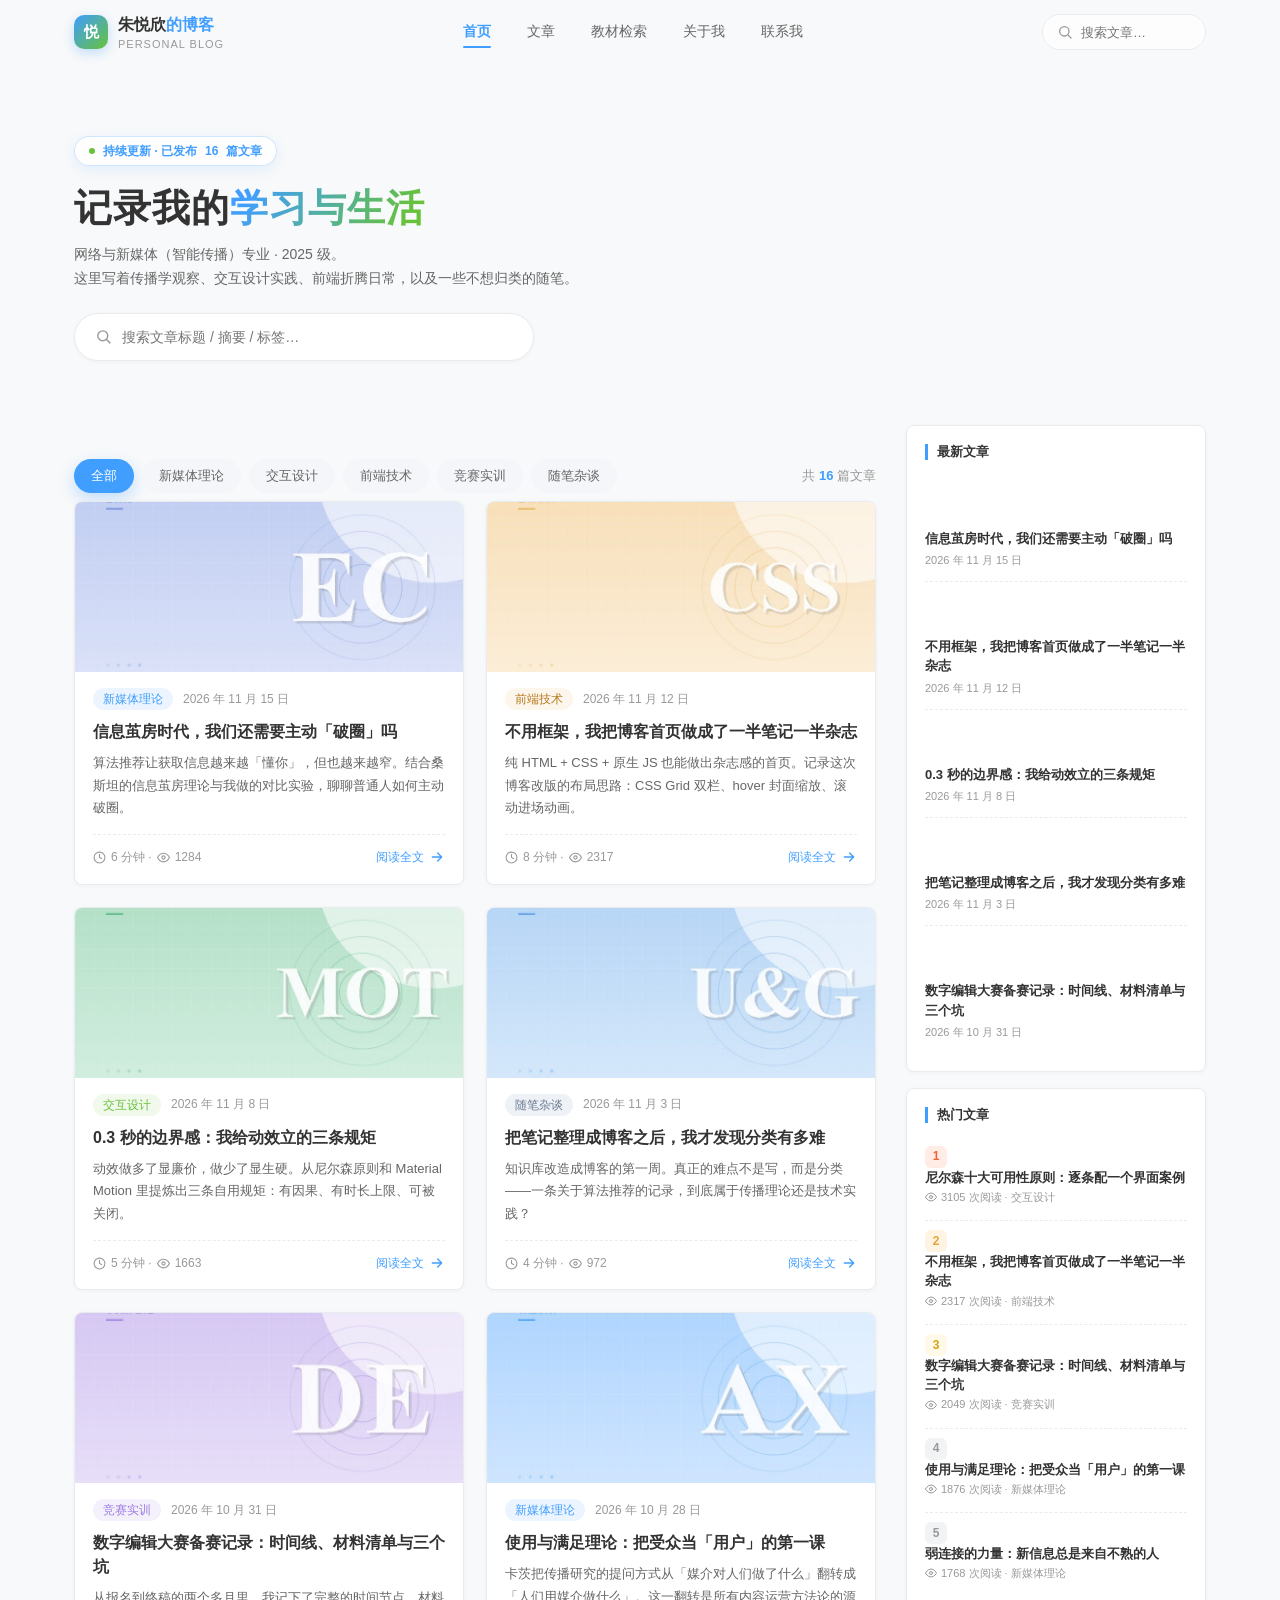
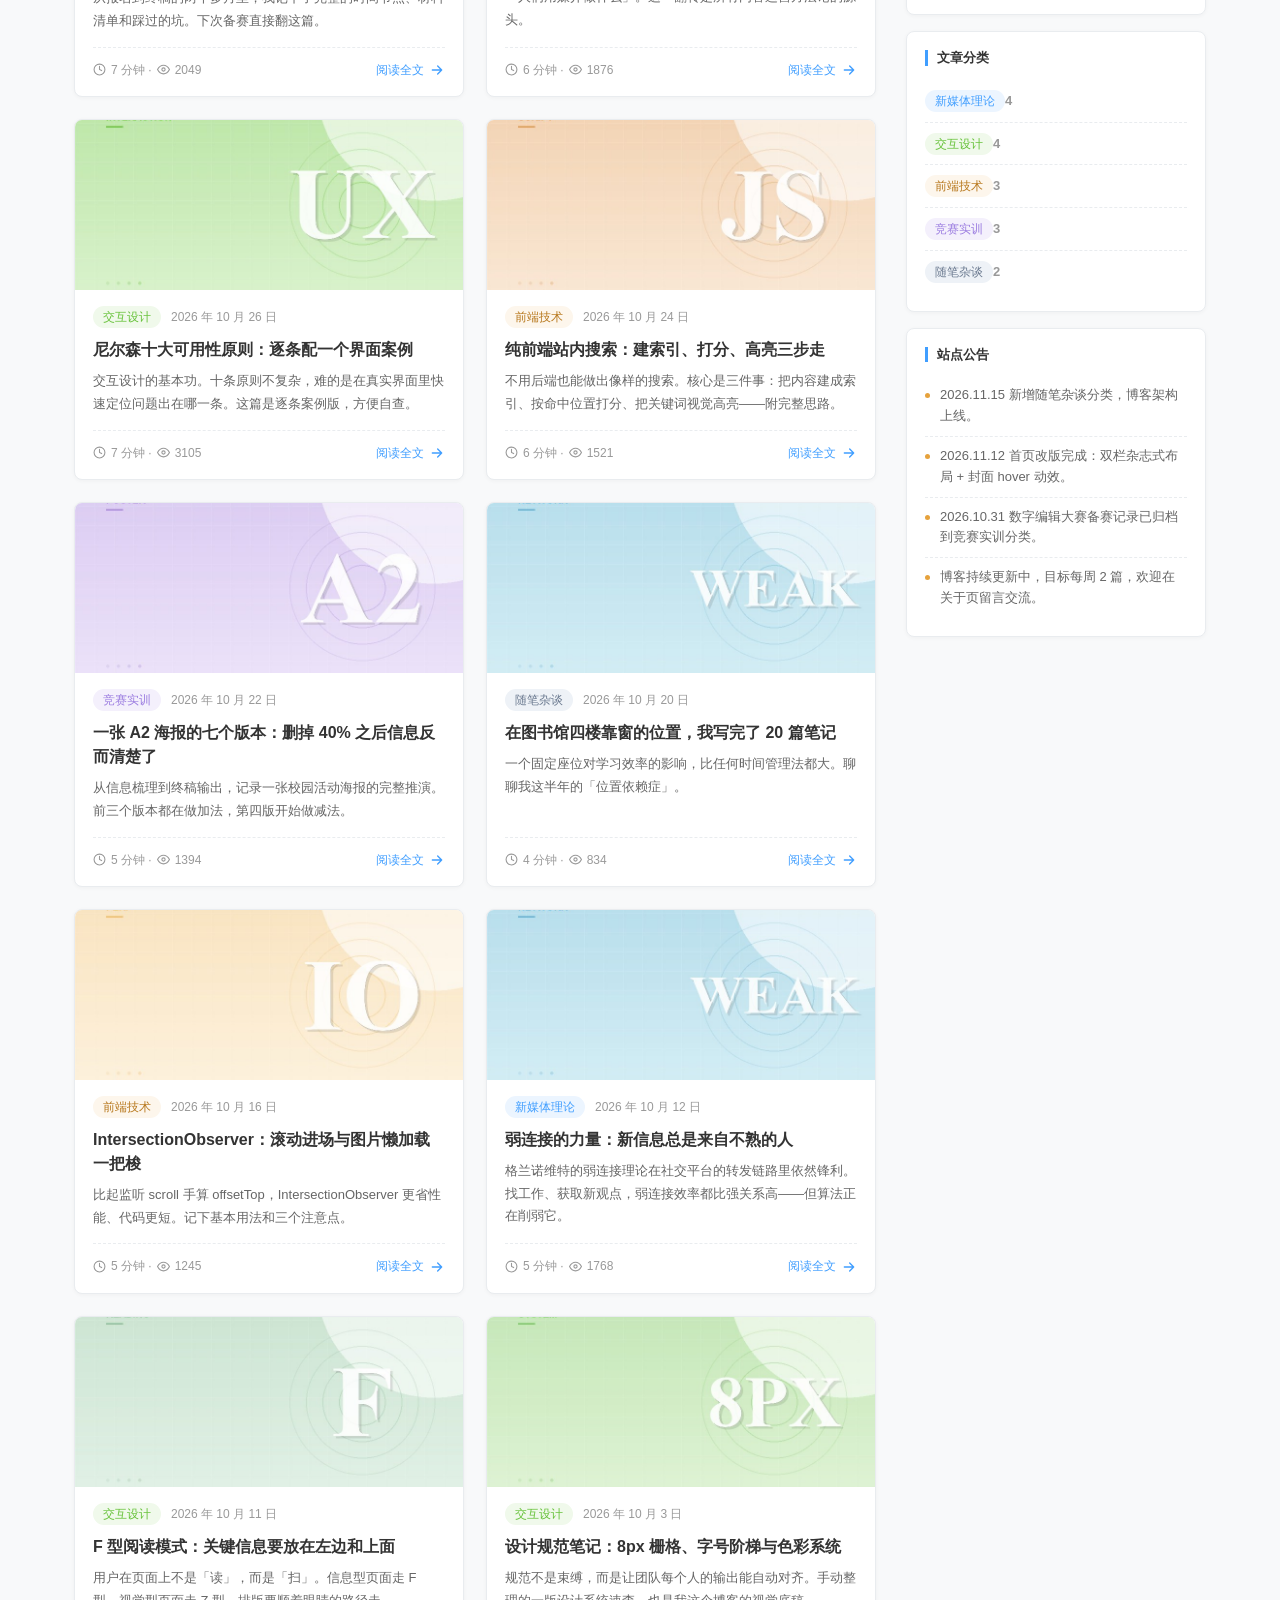
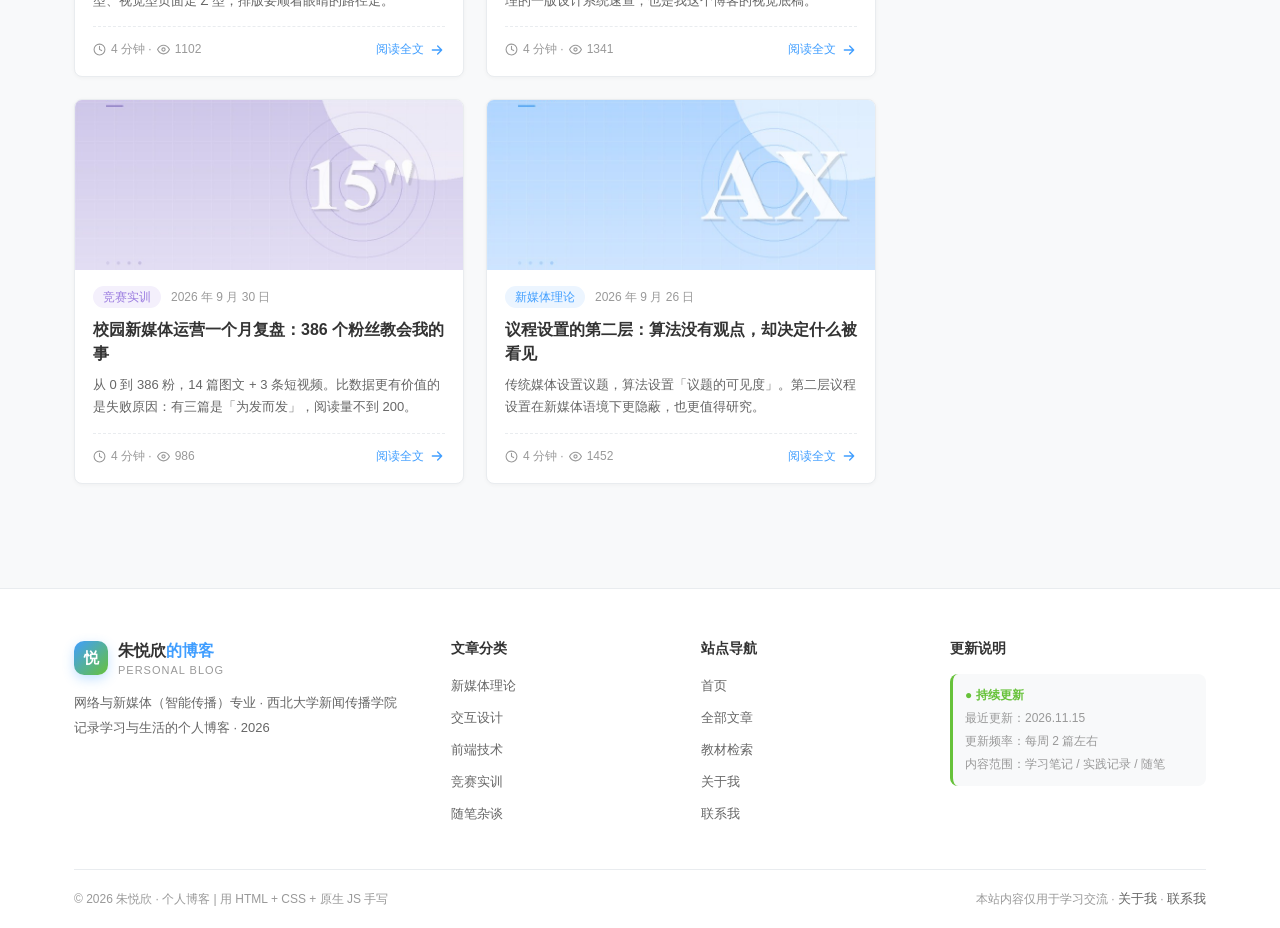
<file: index.html>
<!DOCTYPE html>
<html lang="zh-CN">
<head>
<meta charset="UTF-8">
<meta name="viewport" content="width=device-width, initial-scale=1.0">
<meta name="description" content="朱悦欣的博客 — 网络与新媒体（智能传播）专业的学习随笔、交互设计实践与前端技术记录。">
<title>朱悦欣的博客 | 记录学习与生活</title>
<link rel="stylesheet" href="assets/css/style.css">
<link rel="stylesheet" href="assets/css/pages.css">
<link rel="stylesheet" href="assets/css/blog.css">
</head>
<body>

<!-- ============ 导航 ============ -->
<header class="navbar" data-hero>
  <div class="container">
    <a class="logo" href="index.html">
      <span class="logo-mark">悦</span>
      <span>
        <span class="logo-text">朱悦欣<span>的博客</span></span>
        <span class="logo-sub">PERSONAL BLOG</span>
      </span>
    </a>

    <nav aria-label="主导航">
      <ul class="nav-links" id="navLinks">
        <li><a href="index.html" class="active" aria-current="page">首页</a></li>
        <li><a href="index.html?cat=all#posts">文章</a></li>
        <li><a href="books.html">教材检索</a></li>
        <li><a href="about.html">关于我</a></li>
        <li><a href="about.html#contact">联系我</a></li>
      </ul>
    </nav>

    <div class="nav-right">
      <div class="nav-search">
        <svg width="16" height="16" viewBox="0 0 24 24" fill="none" stroke="currentColor" stroke-width="2" stroke-linecap="round"><circle cx="11" cy="11" r="7"/><path d="M21 21l-4.3-4.3"/></svg>
        <input type="search" placeholder="搜索文章…" aria-label="搜索文章">
      </div>
      <button class="hamburger" aria-label="打开菜单" aria-expanded="false"><span></span></button>
    </div>
  </div>
</header>

<main>
  <!-- ============ 博客 Hero ============ -->
  <section class="blog-hero">
    <div class="container">
      <span class="hero-badge"><i></i>持续更新 · 已发布 <span data-post-total>0</span> 篇文章</span>
      <h1 class="section-head" style="margin:18px 0 0">
        <span style="font-size:38px;font-weight:700;letter-spacing:1px;line-height:1.3;display:block">
          记录我的<span class="grad">学习与生活</span>
        </span>
      </h1>
      <p style="color:#666;max-width:560px;margin-top:10px">
        网络与新媒体（智能传播）专业 · 2025 级。<br>
        这里写着传播学观察、交互设计实践、前端折腾日常，以及一些不想归类的随笔。
      </p>

      <!-- 文章搜索 -->
      <div class="blog-search">
        <svg width="17" height="17" viewBox="0 0 24 24" fill="none" stroke="currentColor" stroke-width="2" stroke-linecap="round"><circle cx="11" cy="11" r="7"/><path d="M21 21l-4.3-4.3"/></svg>
        <input type="search" placeholder="搜索文章标题 / 摘要 / 标签…" data-blog-search aria-label="搜索文章">
      </div>
    </div>
  </section>

  <!-- ============ 文章列表 + 侧边栏 ============ -->
  <section class="section" style="padding-top:8px" id="posts">
    <div class="container">
      <div class="blog-grid">

        <!-- 左：文章流 -->
        <div>
          <div class="blog-toolbar">
            <div class="filter-chips">
              <button class="chip active" data-catfilter="all">全部</button>
              <button class="chip" data-catfilter="theory">新媒体理论</button>
              <button class="chip" data-catfilter="ui">交互设计</button>
              <button class="chip" data-catfilter="code">前端技术</button>
              <button class="chip" data-catfilter="match">竞赛实训</button>
              <button class="chip" data-catfilter="life">随笔杂谈</button>
            </div>
            <span class="blog-count">共 <b data-post-count>0</b> 篇文章</span>
          </div>

          <div class="posts-flow" data-posts></div>

          <div class="blog-empty" data-blog-empty style="display:none">
            <div class="em-icon">📝</div>
            <h3>没有找到相关文章</h3>
            <p>换个关键词，或切换上面的分类看看。</p>
          </div>
        </div>

        <!-- 右：侧边栏 -->
        <aside class="blog-side">
          <div class="side-box">
            <h4>最新文章</h4>
            <ul data-recent></ul>
          </div>
          <div class="side-box">
            <h4>热门文章</h4>
            <ul data-popular></ul>
          </div>
          <div class="side-box">
            <h4>文章分类</h4>
            <ul data-blogcats></ul>
          </div>
          <div class="side-box">
            <h4>站点公告</h4>
            <ul data-blognotice></ul>
          </div>
        </aside>

      </div>
    </div>
  </section>
</main>

<!-- ============ 页脚 ============ -->
<footer class="footer">
  <div class="container">
    <div class="footer-grid">
      <div>
        <div class="footer-brand">
          <span class="logo-mark">悦</span>
          <div>
            <div class="logo-text">朱悦欣<span>的博客</span></div>
            <div class="logo-sub">PERSONAL BLOG</div>
          </div>
        </div>
        <p style="line-height:1.9">网络与新媒体（智能传播）专业 · 西北大学新闻传播学院<br>记录学习与生活的个人博客 · 2026</p>
      </div>
      <div>
        <h4>文章分类</h4>
        <ul>
          <li><a href="index.html?cat=theory">新媒体理论</a></li>
          <li><a href="index.html?cat=ui">交互设计</a></li>
          <li><a href="index.html?cat=code">前端技术</a></li>
          <li><a href="index.html?cat=match">竞赛实训</a></li>
          <li><a href="index.html?cat=life">随笔杂谈</a></li>
        </ul>
      </div>
      <div>
        <h4>站点导航</h4>
        <ul>
          <li><a href="index.html">首页</a></li>
          <li><a href="index.html#posts">全部文章</a></li>
          <li><a href="books.html">教材检索</a></li>
          <li><a href="about.html">关于我</a></li>
          <li><a href="about.html#contact">联系我</a></li>
        </ul>
      </div>
      <div>
        <h4>更新说明</h4>
        <div class="footer-note">
          <strong>● 持续更新</strong><br>
          最近更新：2026.11.15<br>
          更新频率：每周 2 篇左右<br>
          内容范围：学习笔记 / 实践记录 / 随笔
        </div>
      </div>
    </div>
    <div class="footer-bottom">
      <span>© 2026 朱悦欣 · 个人博客 | 用 HTML + CSS + 原生 JS 手写</span>
      <span>本站内容仅用于学习交流 · <a href="about.html">关于我</a> · <a href="about.html#contact">联系我</a></span>
    </div>
  </div>
</footer>

<button class="to-top" aria-label="回到顶部">
  <svg width="18" height="18" viewBox="0 0 24 24" fill="none" stroke="currentColor" stroke-width="2" stroke-linecap="round" stroke-linejoin="round"><path d="M12 19V5M5 12l7-7 7 7"/></svg>
</button>

<script src="assets/js/blog-data.js"></script>
<script src="assets/js/blog.js"></script>
<script src="assets/js/main.js"></script>
</body>
</html>
</file>
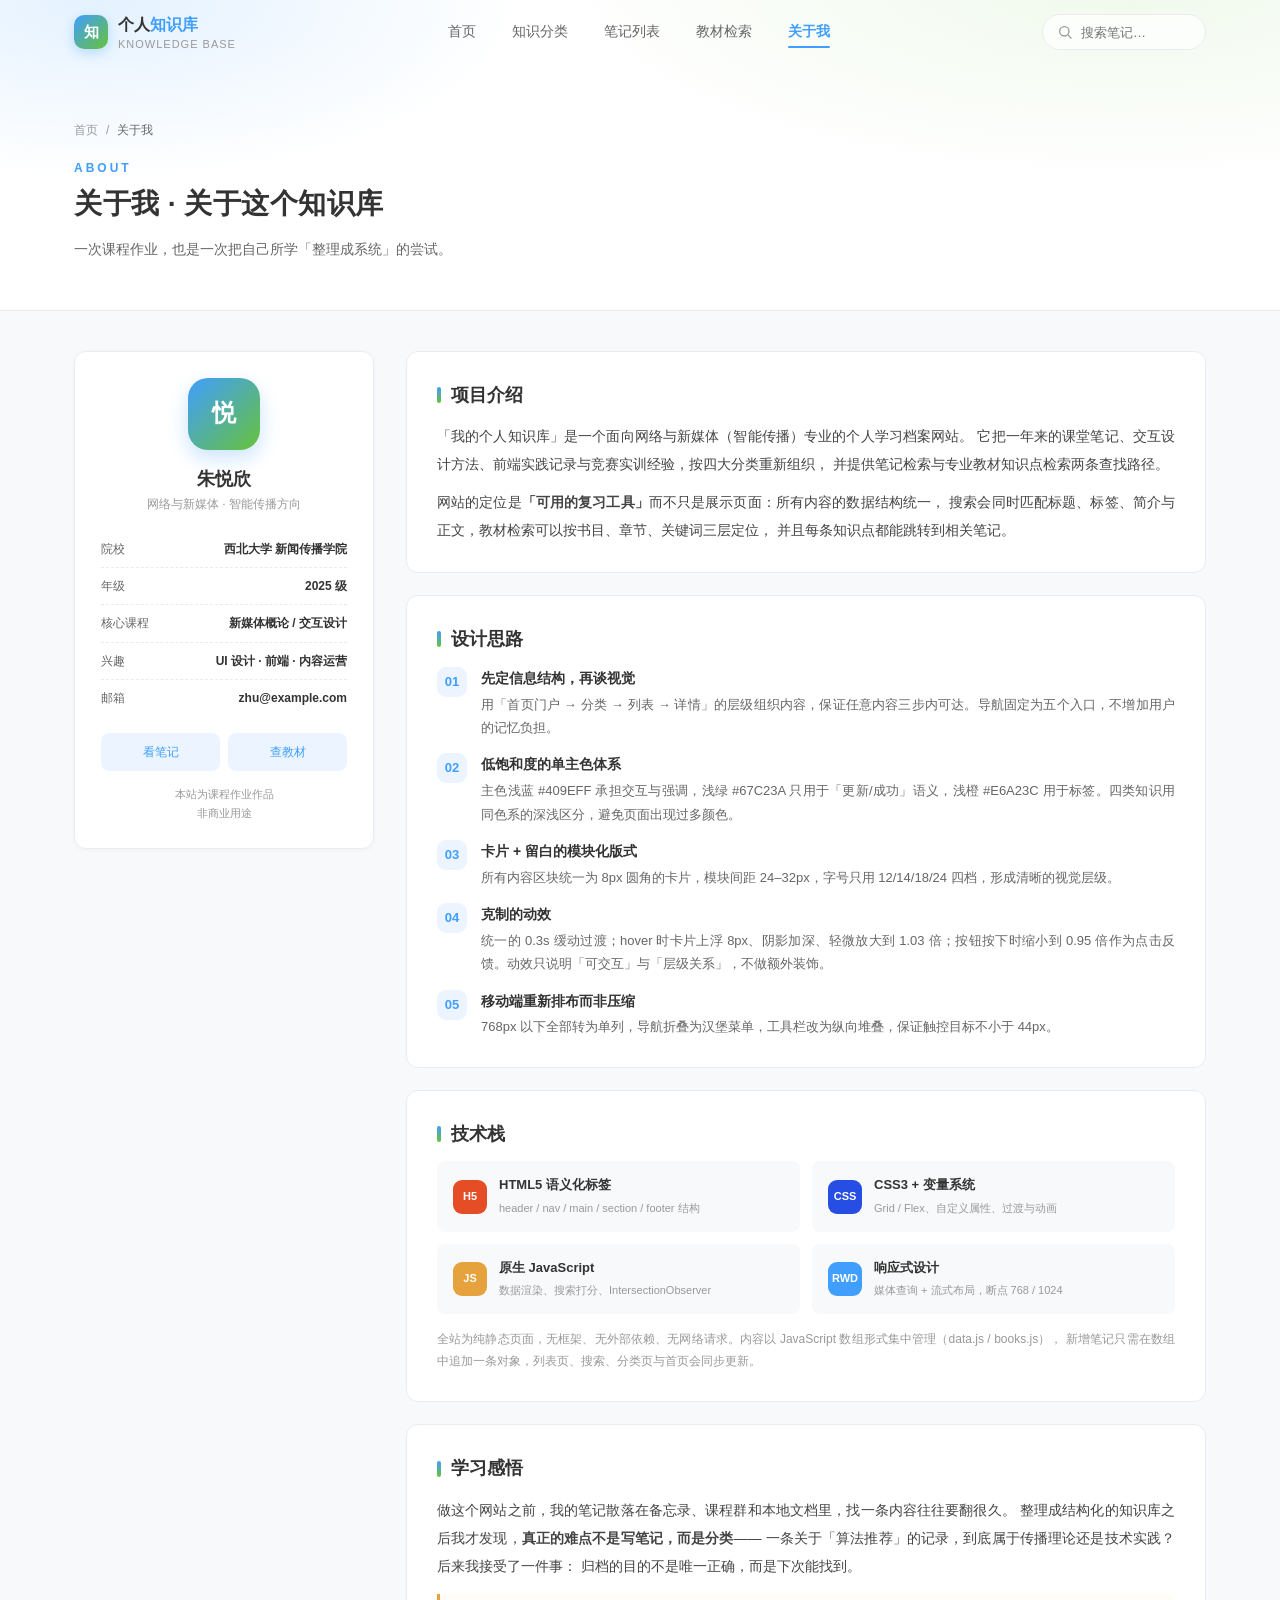
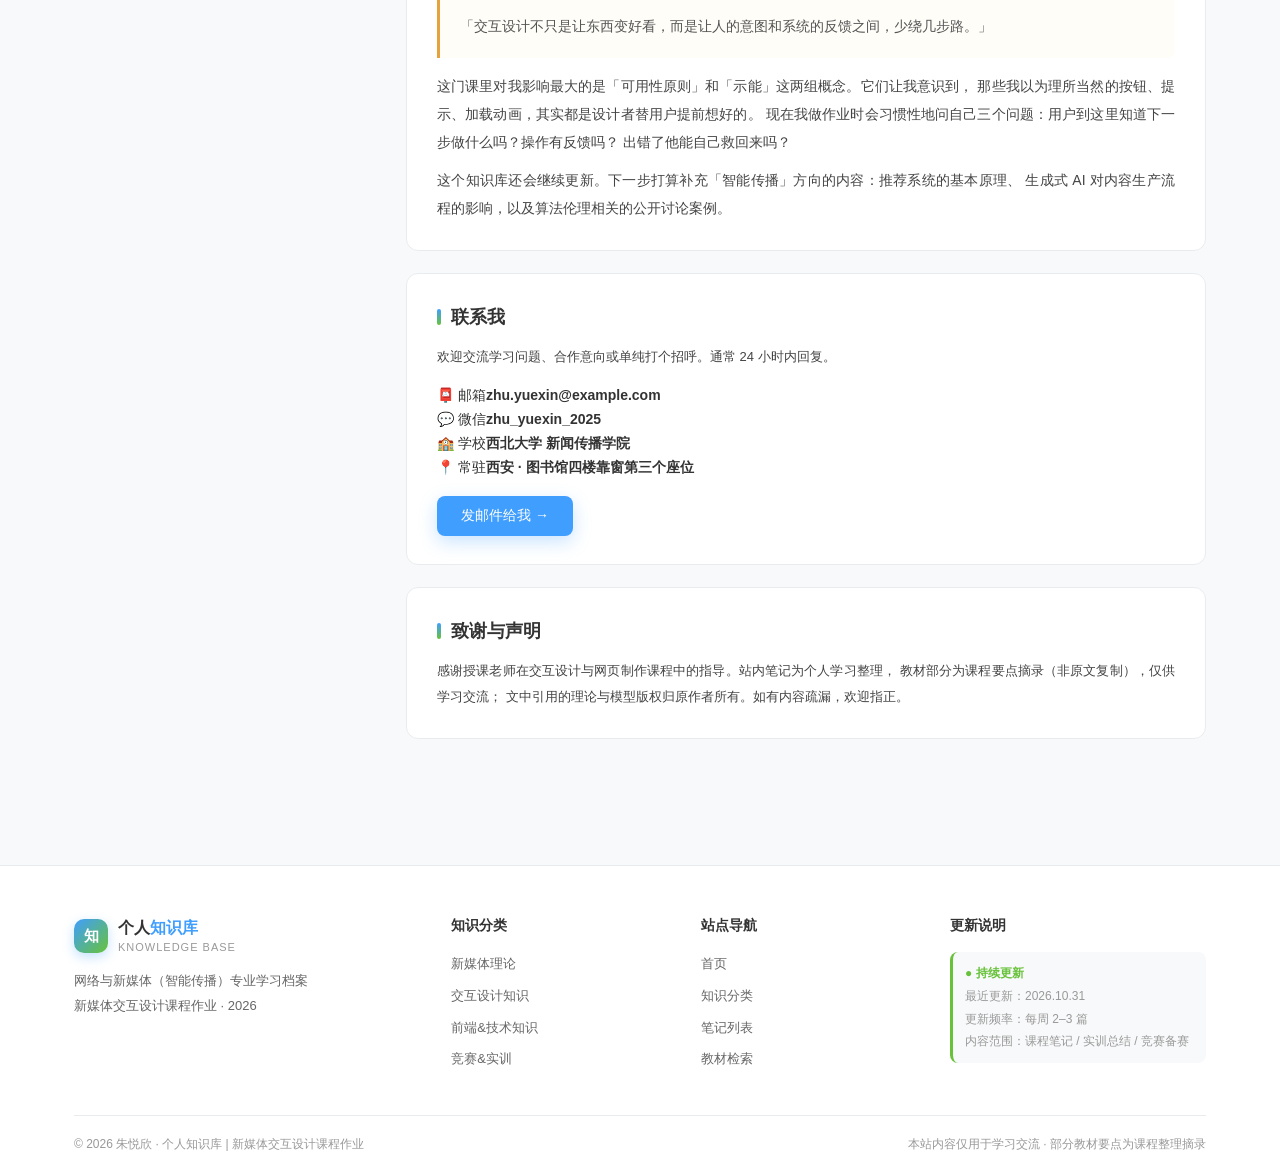
<file: about.html>
<!DOCTYPE html>
<html lang="zh-CN">
<head>
<meta charset="UTF-8">
<meta name="viewport" content="width=device-width, initial-scale=1.0">
<meta name="description" content="关于我 — 个人知识库项目介绍、设计思路、技术栈与学习感悟。">
<title>关于我 | 我的个人知识库</title>
<link rel="stylesheet" href="assets/css/style.css">
<link rel="stylesheet" href="assets/css/pages.css">
</head>
<body>

<header class="navbar">
  <div class="container">
    <a class="logo" href="index.html">
      <span class="logo-mark">知</span>
      <span>
        <span class="logo-text">个人<span>知识库</span></span>
        <span class="logo-sub">KNOWLEDGE BASE</span>
      </span>
    </a>
    <nav aria-label="主导航">
      <ul class="nav-links" id="navLinks">
        <li><a href="index.html">首页</a></li>
        <li><a href="category.html">知识分类</a></li>
        <li><a href="list.html">笔记列表</a></li>
        <li><a href="books.html">教材检索</a></li>
        <li><a href="about.html" class="active" aria-current="page">关于我</a></li>
      </ul>
    </nav>
    <div class="nav-right">
      <div class="nav-search">
        <svg width="16" height="16" viewBox="0 0 24 24" fill="none" stroke="currentColor" stroke-width="2" stroke-linecap="round"><circle cx="11" cy="11" r="7"/><path d="M21 21l-4.3-4.3"/></svg>
        <input type="search" placeholder="搜索笔记…" aria-label="搜索笔记">
      </div>
      <button class="hamburger" aria-label="打开菜单" aria-expanded="false"><span></span></button>
    </div>
  </div>
</header>

<main>
  <section class="page-hero">
    <div class="container">
      <nav class="breadcrumb"><a href="index.html">首页</a><span>/</span><em>关于我</em></nav>
      <span class="eyebrow">About</span>
      <h1>关于我 · 关于这个知识库</h1>
      <p>一次课程作业，也是一次把自己所学「整理成系统」的尝试。</p>
    </div>
  </section>

  <section class="section" style="padding-top:40px">
    <div class="container">
      <div class="about-grid">

        <!-- 左：个人名片 -->
        <aside class="about-card">
          <div class="avatar">悦</div>
          <h2>朱悦欣</h2>
          <p class="about-role">网络与新媒体 · 智能传播方向</p>
          <ul class="about-facts">
            <li><span>院校</span><b>西北大学 新闻传播学院</b></li>
            <li><span>年级</span><b>2025 级</b></li>
            <li><span>核心课程</span><b>新媒体概论 / 交互设计</b></li>
            <li><span>兴趣</span><b>UI 设计 · 前端 · 内容运营</b></li>
            <li><span>邮箱</span><b>zhu@example.com</b></li>
          </ul>
          <div class="about-social">
            <a href="list.html">看笔记</a>
            <a href="books.html">查教材</a>
          </div>
          <p style="font-size:11px;color:#999;text-align:center;margin-top:14px;line-height:1.7">
            本站为课程作业作品<br>非商业用途
          </p>
        </aside>

        <!-- 右：正文 -->
        <div>
          <div class="about-block reveal">
            <h3>项目介绍</h3>
            <p>
              「我的个人知识库」是一个面向网络与新媒体（智能传播）专业的个人学习档案网站。
              它把一年来的课堂笔记、交互设计方法、前端实践记录与竞赛实训经验，按四大分类重新组织，
              并提供笔记检索与专业教材知识点检索两条查找路径。
            </p>
            <p>
              网站的定位是<b>「可用的复习工具」</b>而不只是展示页面：所有内容的数据结构统一，
              搜索会同时匹配标题、标签、简介与正文，教材检索可以按书目、章节、关键词三层定位，
              并且每条知识点都能跳转到相关笔记。
            </p>
          </div>

          <div class="about-block reveal">
            <h3>设计思路</h3>
            <div class="steps">
              <div class="step">
                <span class="step-no">01</span>
                <div>
                  <h4>先定信息结构，再谈视觉</h4>
                  <p>用「首页门户 → 分类 → 列表 → 详情」的层级组织内容，保证任意内容三步内可达。导航固定为五个入口，不增加用户的记忆负担。</p>
                </div>
              </div>
              <div class="step">
                <span class="step-no">02</span>
                <div>
                  <h4>低饱和度的单主色体系</h4>
                  <p>主色浅蓝 #409EFF 承担交互与强调，浅绿 #67C23A 只用于「更新/成功」语义，浅橙 #E6A23C 用于标签。四类知识用同色系的深浅区分，避免页面出现过多颜色。</p>
                </div>
              </div>
              <div class="step">
                <span class="step-no">03</span>
                <div>
                  <h4>卡片 + 留白的模块化版式</h4>
                  <p>所有内容区块统一为 8px 圆角的卡片，模块间距 24–32px，字号只用 12/14/18/24 四档，形成清晰的视觉层级。</p>
                </div>
              </div>
              <div class="step">
                <span class="step-no">04</span>
                <div>
                  <h4>克制的动效</h4>
                  <p>统一的 0.3s 缓动过渡；hover 时卡片上浮 8px、阴影加深、轻微放大到 1.03 倍；按钮按下时缩小到 0.95 倍作为点击反馈。动效只说明「可交互」与「层级关系」，不做额外装饰。</p>
                </div>
              </div>
              <div class="step">
                <span class="step-no">05</span>
                <div>
                  <h4>移动端重新排布而非压缩</h4>
                  <p>768px 以下全部转为单列，导航折叠为汉堡菜单，工具栏改为纵向堆叠，保证触控目标不小于 44px。</p>
                </div>
              </div>
            </div>
          </div>

          <div class="about-block reveal">
            <h3>技术栈</h3>
            <div class="tech-list">
              <div class="tech-item">
                <span class="tech-badge" style="background:#E44D26">H5</span>
                <div><h4>HTML5 语义化标签</h4><p>header / nav / main / section / footer 结构</p></div>
              </div>
              <div class="tech-item">
                <span class="tech-badge" style="background:#264DE4">CSS</span>
                <div><h4>CSS3 + 变量系统</h4><p>Grid / Flex、自定义属性、过渡与动画</p></div>
              </div>
              <div class="tech-item">
                <span class="tech-badge" style="background:#E6A23C">JS</span>
                <div><h4>原生 JavaScript</h4><p>数据渲染、搜索打分、IntersectionObserver</p></div>
              </div>
              <div class="tech-item">
                <span class="tech-badge" style="background:#409EFF">RWD</span>
                <div><h4>响应式设计</h4><p>媒体查询 + 流式布局，断点 768 / 1024</p></div>
              </div>
            </div>
            <p style="font-size:12px;color:#999;margin-top:14px;line-height:1.9">
              全站为纯静态页面，无框架、无外部依赖、无网络请求。内容以 JavaScript 数组形式集中管理（data.js / books.js），
              新增笔记只需在数组中追加一条对象，列表页、搜索、分类页与首页会同步更新。
            </p>
          </div>

          <div class="about-block reveal">
            <h3>学习感悟</h3>
            <p>
              做这个网站之前，我的笔记散落在备忘录、课程群和本地文档里，找一条内容往往要翻很久。
              整理成结构化的知识库之后我才发现，<b>真正的难点不是写笔记，而是分类</b>——
              一条关于「算法推荐」的记录，到底属于传播理论还是技术实践？后来我接受了一件事：
              归档的目的不是唯一正确，而是下次能找到。
            </p>
            <div class="thought" style="margin:14px 0">
              「交互设计不只是让东西变好看，而是让人的意图和系统的反馈之间，少绕几步路。」
            </div>
            <p>
              这门课里对我影响最大的是「可用性原则」和「示能」这两组概念。它们让我意识到，
              那些我以为理所当然的按钮、提示、加载动画，其实都是设计者替用户提前想好的。
              现在我做作业时会习惯性地问自己三个问题：用户到这里知道下一步做什么吗？操作有反馈吗？
              出错了他能自己救回来吗？
            </p>
            <p>
              这个知识库还会继续更新。下一步打算补充「智能传播」方向的内容：推荐系统的基本原理、
              生成式 AI 对内容生产流程的影响，以及算法伦理相关的公开讨论案例。
            </p>
          </div>

          <div class="about-block reveal" id="contact">
            <h3>联系我</h3>
            <p style="font-size:13px;margin-bottom:14px">
              欢迎交流学习问题、合作意向或单纯打个招呼。通常 24 小时内回复。
            </p>
            <ul class="contact-list">
              <li><span>📮 邮箱</span><b>zhu.yuexin@example.com</b></li>
              <li><span>💬 微信</span><b>zhu_yuexin_2025</b></li>
              <li><span>🏫 学校</span><b>西北大学 新闻传播学院</b></li>
              <li><span>📍 常驻</span><b>西安 · 图书馆四楼靠窗第三个座位</b></li>
            </ul>
            <a class="btn btn-primary" href="mailto:zhu.yuexin@example.com" style="margin-top:16px;height:40px">发邮件给我 →</a>
          </div>

          <div class="about-block reveal">
            <h3>致谢与声明</h3>
            <p style="font-size:13px">
              感谢授课老师在交互设计与网页制作课程中的指导。站内笔记为个人学习整理，
              教材部分为课程要点摘录（非原文复制），仅供学习交流；
              文中引用的理论与模型版权归原作者所有。如有内容疏漏，欢迎指正。
            </p>
          </div>
        </div>
      </div>
    </div>
  </section>
</main>

<footer class="footer">
  <div class="container">
    <div class="footer-grid">
      <div>
        <div class="footer-brand">
          <span class="logo-mark">知</span>
          <div>
            <div class="logo-text">个人<span>知识库</span></div>
            <div class="logo-sub">KNOWLEDGE BASE</div>
          </div>
        </div>
        <p style="line-height:1.9">网络与新媒体（智能传播）专业学习档案<br>新媒体交互设计课程作业 · 2026</p>
      </div>
      <div>
        <h4>知识分类</h4>
        <ul>
          <li><a href="list.html?cat=theory">新媒体理论</a></li>
          <li><a href="list.html?cat=ui">交互设计知识</a></li>
          <li><a href="list.html?cat=code">前端&技术知识</a></li>
          <li><a href="list.html?cat=match">竞赛&实训</a></li>
        </ul>
      </div>
      <div>
        <h4>站点导航</h4>
        <ul>
          <li><a href="index.html">首页</a></li>
          <li><a href="category.html">知识分类</a></li>
          <li><a href="list.html">笔记列表</a></li>
          <li><a href="books.html">教材检索</a></li>
        </ul>
      </div>
      <div>
        <h4>更新说明</h4>
        <div class="footer-note">
          <strong>● 持续更新</strong><br>
          最近更新：2026.10.31<br>
          更新频率：每周 2–3 篇<br>
          内容范围：课程笔记 / 实训总结 / 竞赛备赛
        </div>
      </div>
    </div>
    <div class="footer-bottom">
      <span>© 2026 朱悦欣 · 个人知识库 | 新媒体交互设计课程作业</span>
      <span>本站内容仅用于学习交流 · 部分教材要点为课程整理摘录</span>
    </div>
  </div>
</footer>

<button class="to-top" aria-label="回到顶部">
  <svg width="18" height="18" viewBox="0 0 24 24" fill="none" stroke="currentColor" stroke-width="2" stroke-linecap="round" stroke-linejoin="round"><path d="M12 19V5M5 12l7-7 7 7"/></svg>
</button>

<script src="assets/js/data.js"></script>
<script src="assets/js/main.js"></script>
</body>
</html>
</file>
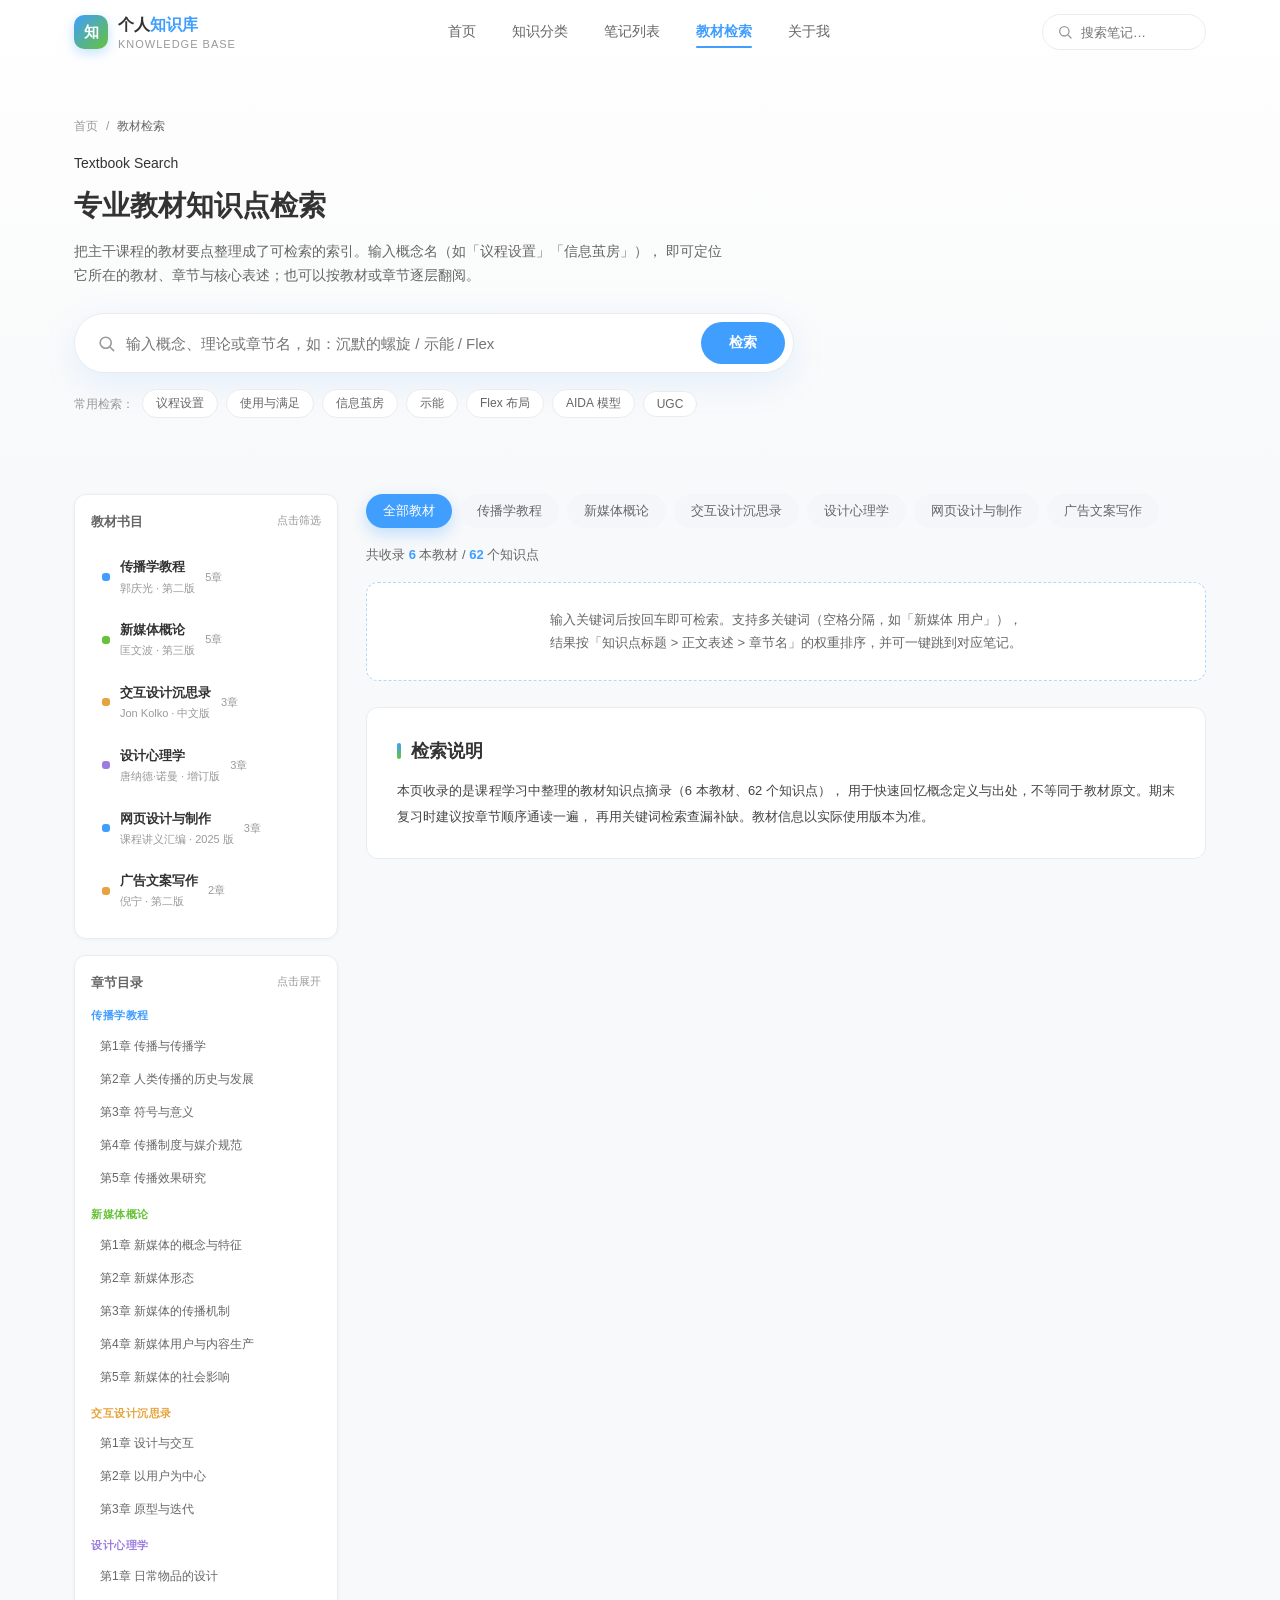
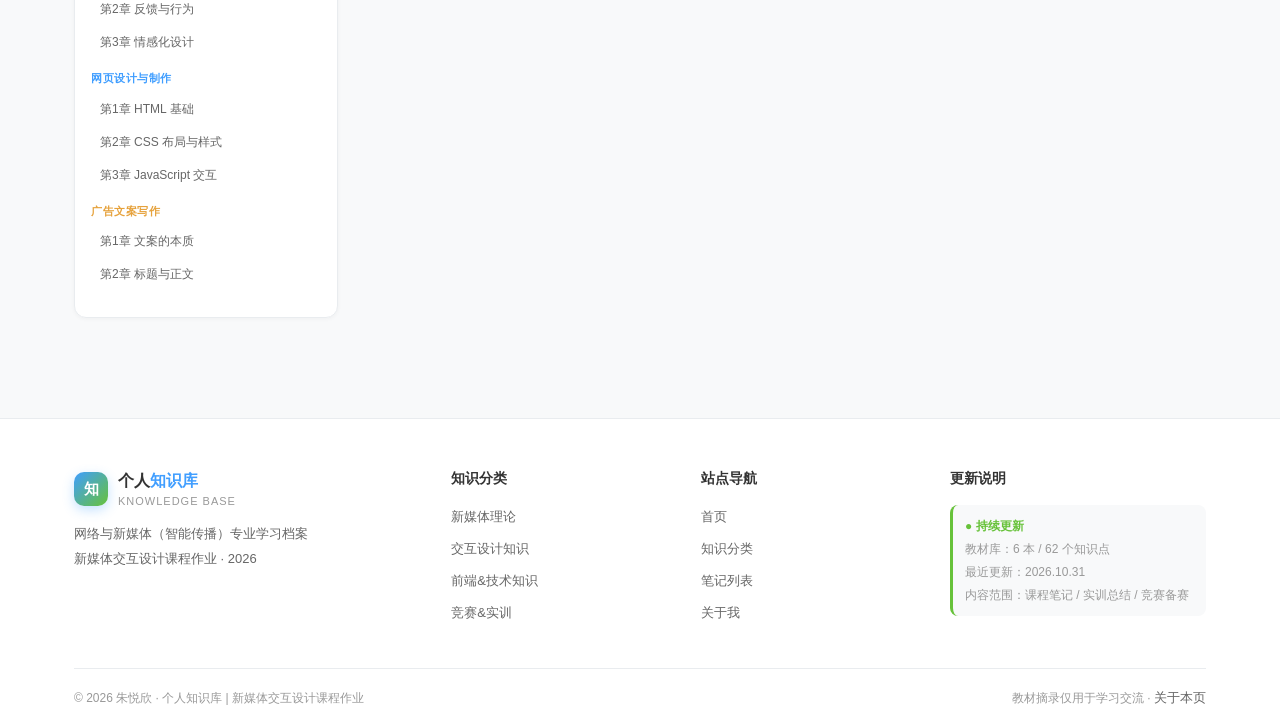
<file: books.html>
<!DOCTYPE html>
<html lang="zh-CN">
<head>
<meta charset="UTF-8">
<meta name="viewport" content="width=device-width, initial-scale=1.0">
<meta name="description" content="专业教材检索 — 按关键词或章节定位传播学、新媒体概论、设计心理学等教材知识点。">
<title>教材检索 | 我的个人知识库</title>
<link rel="stylesheet" href="assets/css/style.css">
<link rel="stylesheet" href="assets/css/pages.css">
</head>
<body>

<header class="navbar">
  <div class="container">
    <a class="logo" href="index.html">
      <span class="logo-mark">知</span>
      <span>
        <span class="logo-text">个人<span>知识库</span></span>
        <span class="logo-sub">KNOWLEDGE BASE</span>
      </span>
    </a>
    <nav aria-label="主导航">
      <ul class="nav-links" id="navLinks">
        <li><a href="index.html">首页</a></li>
        <li><a href="category.html">知识分类</a></li>
        <li><a href="list.html">笔记列表</a></li>
        <li><a href="books.html" class="active" aria-current="page">教材检索</a></li>
        <li><a href="about.html">关于我</a></li>
      </ul>
    </nav>
    <div class="nav-right">
      <div class="nav-search">
        <svg width="16" height="16" viewBox="0 0 24 24" fill="none" stroke="currentColor" stroke-width="2" stroke-linecap="round"><circle cx="11" cy="11" r="7"/><path d="M21 21l-4.3-4.3"/></svg>
        <input type="search" placeholder="搜索笔记…" aria-label="搜索笔记">
      </div>
      <button class="hamburger" aria-label="打开菜单" aria-expanded="false"><span></span></button>
    </div>
  </div>
</header>

<main>
  <!-- 检索头部 -->
  <section class="book-search-hero">
    <div class="container">
      <nav class="breadcrumb"><a href="index.html">首页</a><span>/</span><em>教材检索</em></nav>
      <span class="eyebrow">Textbook Search</span>
      <h1 style="font-size:28px;font-weight:700;margin-top:6px">专业教材知识点检索</h1>
      <p style="color:#666;margin-top:10px;max-width:660px">
        把主干课程的教材要点整理成了可检索的索引。输入概念名（如「议程设置」「信息茧房」），
        即可定位它所在的教材、章节与核心表述；也可以按教材或章节逐层翻阅。
      </p>

      <div class="bk-searchbar">
        <svg width="19" height="19" viewBox="0 0 24 24" fill="none" stroke="currentColor" stroke-width="2" stroke-linecap="round"><circle cx="11" cy="11" r="7"/><path d="M21 21l-4.3-4.3"/></svg>
        <input type="search" placeholder="输入概念、理论或章节名，如：沉默的螺旋 / 示能 / Flex" data-book-input aria-label="检索教材内容">
        <button type="button">检索</button>
      </div>

      <div class="hot-kw">
        <span>常用检索：</span>
        <button data-kw="议程设置">议程设置</button>
        <button data-kw="使用与满足">使用与满足</button>
        <button data-kw="信息茧房">信息茧房</button>
        <button data-kw="示能">示能</button>
        <button data-kw="Flex">Flex 布局</button>
        <button data-kw="AIDA">AIDA 模型</button>
        <button data-kw="UGC">UGC</button>
      </div>
    </div>
  </section>

  <!-- 检索主体 -->
  <section style="padding:36px 0 0">
    <div class="container">
      <div class="book-layout">

        <!-- 左侧：教材 / 章节 -->
        <aside class="book-side">
          <div class="book-panel">
            <h4>教材书目 <span>点击筛选</span></h4>
            <ul data-book-nav></ul>
          </div>
          <div class="book-panel">
            <h4>章节目录 <span>点击展开</span></h4>
            <div data-chapter-nav></div>
          </div>
        </aside>

        <!-- 右侧：结果 -->
        <div>
          <div class="filter-chips" style="margin-bottom:16px">
            <button class="chip active" data-book-filter="all">全部教材</button>
            <button class="chip" data-book-filter="b1">传播学教程</button>
            <button class="chip" data-book-filter="b2">新媒体概论</button>
            <button class="chip" data-book-filter="b3">交互设计沉思录</button>
            <button class="chip" data-book-filter="b4">设计心理学</button>
            <button class="chip" data-book-filter="b5">网页设计与制作</button>
            <button class="chip" data-book-filter="b6">广告文案写作</button>
          </div>

          <p class="bk-stats" data-book-stats></p>

          <div class="bk-hint" data-book-hint>
            输入关键词后按回车即可检索。支持多关键词（空格分隔，如「新媒体 用户」），<br>
            结果按「知识点标题 &gt; 正文表述 &gt; 章节名」的权重排序，并可一键跳到对应笔记。
          </div>

          <div class="bk-cards" data-book-results></div>

          <div class="empty-state" data-book-empty style="display:none">
            <div class="em-icon">📖</div>
            <h3>教材里没有找到这个概念</h3>
            <p>试试更短的关键词，或切换教材范围。也可以去笔记列表里搜索。</p>
            <a class="btn btn-ghost" href="list.html" style="margin-top:14px">去笔记列表搜索</a>
          </div>

          <div class="about-block" style="margin-top:26px">
            <h3>检索说明</h3>
            <p style="font-size:13px">
              本页收录的是课程学习中整理的教材知识点摘录（6 本教材、62 个知识点），
              用于快速回忆概念定义与出处，不等同于教材原文。期末复习时建议按章节顺序通读一遍，
              再用关键词检索查漏补缺。教材信息以实际使用版本为准。
            </p>
          </div>
        </div>
      </div>
    </div>
  </section>
</main>

<footer class="footer">
  <div class="container">
    <div class="footer-grid">
      <div>
        <div class="footer-brand">
          <span class="logo-mark">知</span>
          <div>
            <div class="logo-text">个人<span>知识库</span></div>
            <div class="logo-sub">KNOWLEDGE BASE</div>
          </div>
        </div>
        <p style="line-height:1.9">网络与新媒体（智能传播）专业学习档案<br>新媒体交互设计课程作业 · 2026</p>
      </div>
      <div>
        <h4>知识分类</h4>
        <ul>
          <li><a href="list.html?cat=theory">新媒体理论</a></li>
          <li><a href="list.html?cat=ui">交互设计知识</a></li>
          <li><a href="list.html?cat=code">前端&技术知识</a></li>
          <li><a href="list.html?cat=match">竞赛&实训</a></li>
        </ul>
      </div>
      <div>
        <h4>站点导航</h4>
        <ul>
          <li><a href="index.html">首页</a></li>
          <li><a href="category.html">知识分类</a></li>
          <li><a href="list.html">笔记列表</a></li>
          <li><a href="about.html">关于我</a></li>
        </ul>
      </div>
      <div>
        <h4>更新说明</h4>
        <div class="footer-note">
          <strong>● 持续更新</strong><br>
          教材库：6 本 / 62 个知识点<br>
          最近更新：2026.10.31<br>
          内容范围：课程笔记 / 实训总结 / 竞赛备赛
        </div>
      </div>
    </div>
    <div class="footer-bottom">
      <span>© 2026 朱悦欣 · 个人知识库 | 新媒体交互设计课程作业</span>
      <span>教材摘录仅用于学习交流 · <a href="about.html">关于本页</a></span>
    </div>
  </div>
</footer>

<button class="to-top" aria-label="回到顶部">
  <svg width="18" height="18" viewBox="0 0 24 24" fill="none" stroke="currentColor" stroke-width="2" stroke-linecap="round" stroke-linejoin="round"><path d="M12 19V5M5 12l7-7 7 7"/></svg>
</button>

<script src="assets/js/data.js"></script>
<script src="assets/js/books.js"></script>
<script src="assets/js/main.js"></script>
<script src="assets/js/books-search.js"></script>
</body>
</html>
</file>
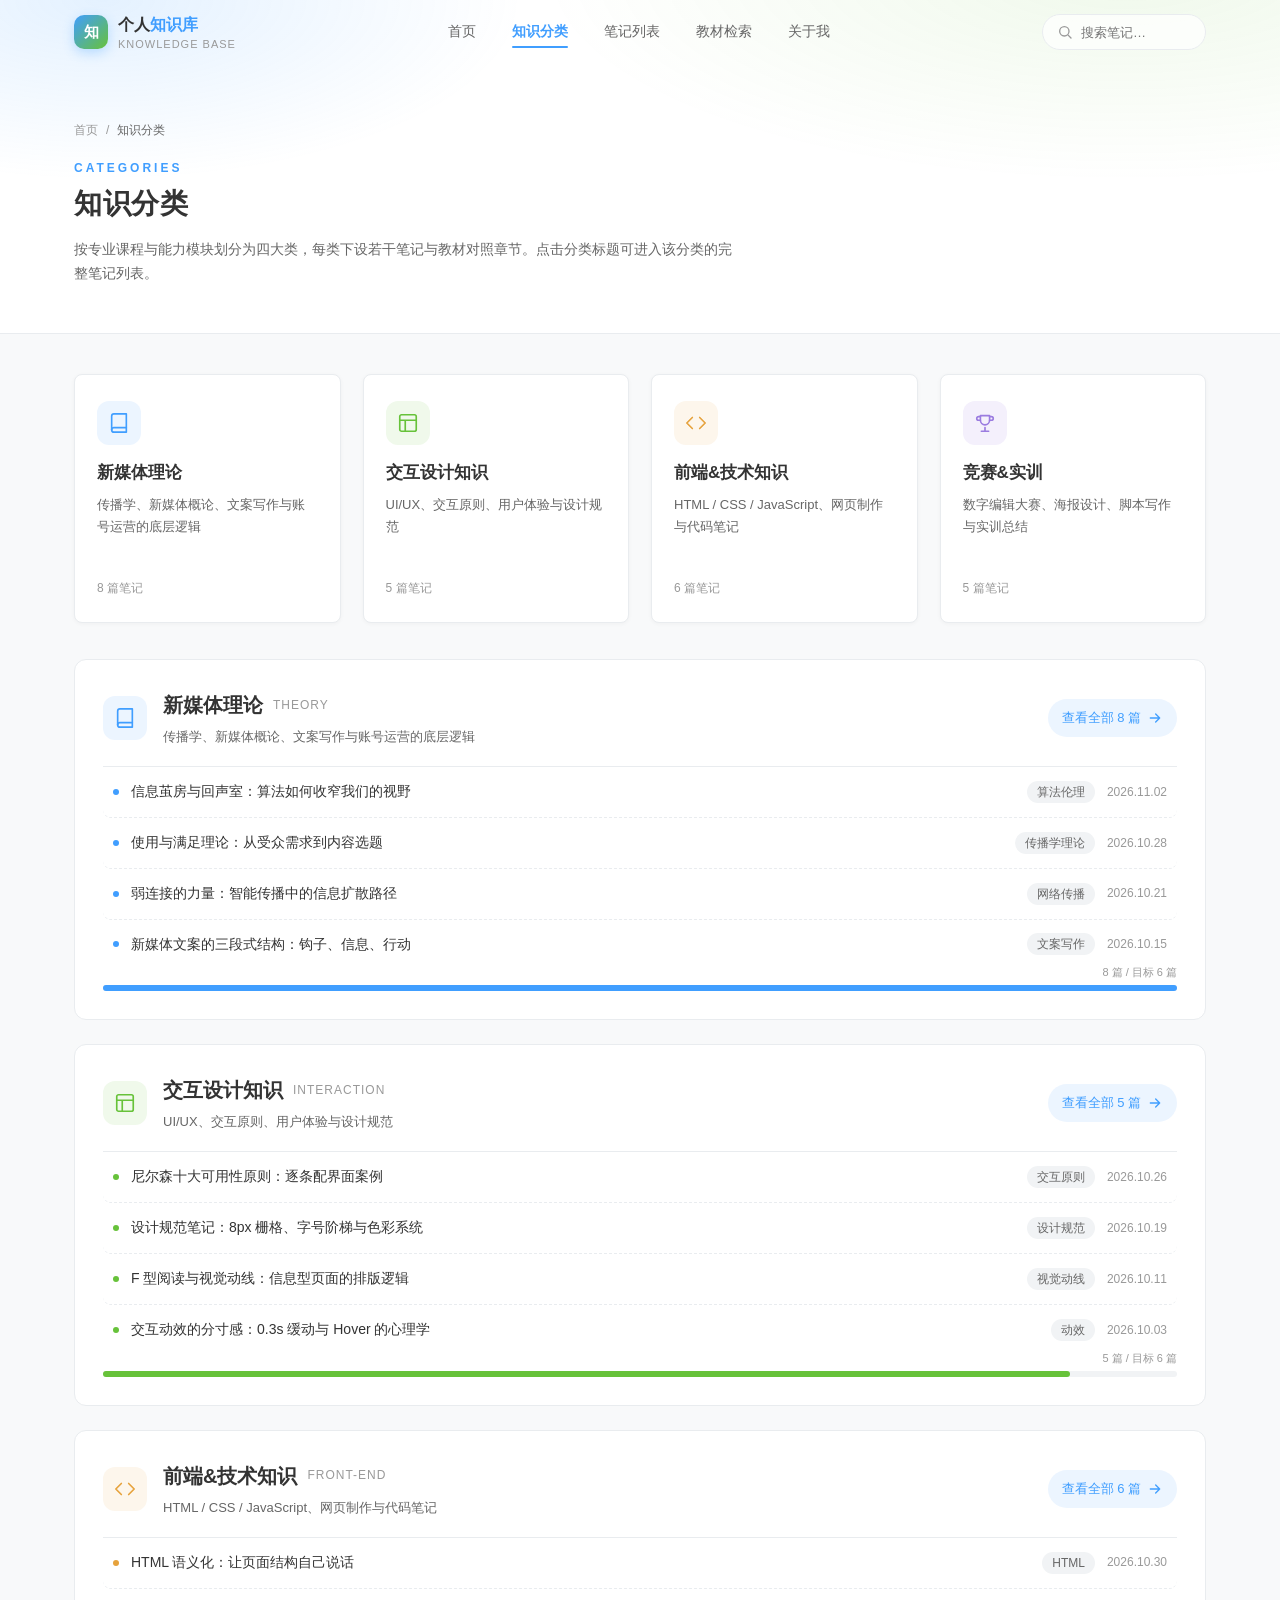
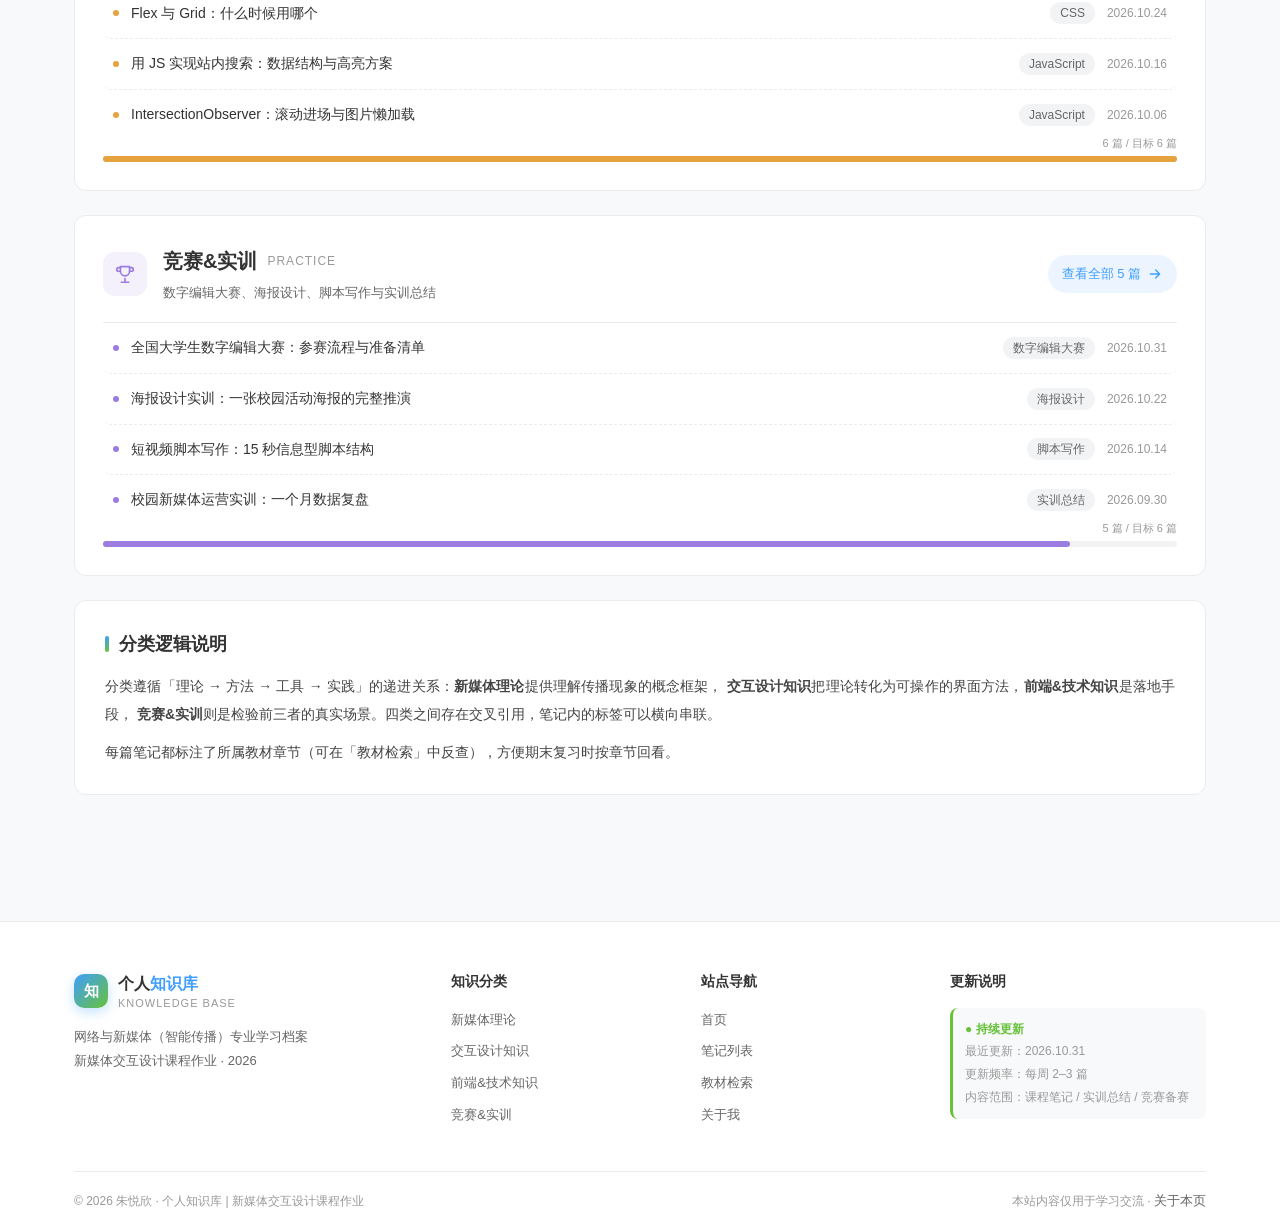
<file: category.html>
<!DOCTYPE html>
<html lang="zh-CN">
<head>
<meta charset="UTF-8">
<meta name="viewport" content="width=device-width, initial-scale=1.0">
<meta name="description" content="知识分类 — 新媒体理论、交互设计知识、前端&技术知识、竞赛&实训四大模块。">
<title>知识分类 | 我的个人知识库</title>
<link rel="stylesheet" href="assets/css/style.css">
<link rel="stylesheet" href="assets/css/pages.css">
</head>
<body>

<header class="navbar">
  <div class="container">
    <a class="logo" href="index.html">
      <span class="logo-mark">知</span>
      <span>
        <span class="logo-text">个人<span>知识库</span></span>
        <span class="logo-sub">KNOWLEDGE BASE</span>
      </span>
    </a>
    <nav aria-label="主导航">
      <ul class="nav-links" id="navLinks">
        <li><a href="index.html">首页</a></li>
        <li><a href="category.html" class="active" aria-current="page">知识分类</a></li>
        <li><a href="list.html">笔记列表</a></li>
        <li><a href="books.html">教材检索</a></li>
        <li><a href="about.html">关于我</a></li>
      </ul>
    </nav>
    <div class="nav-right">
      <div class="nav-search">
        <svg width="16" height="16" viewBox="0 0 24 24" fill="none" stroke="currentColor" stroke-width="2" stroke-linecap="round"><circle cx="11" cy="11" r="7"/><path d="M21 21l-4.3-4.3"/></svg>
        <input type="search" placeholder="搜索笔记…" aria-label="搜索笔记">
      </div>
      <button class="hamburger" aria-label="打开菜单" aria-expanded="false"><span></span></button>
    </div>
  </div>
</header>

<main>
  <section class="page-hero">
    <div class="container">
      <nav class="breadcrumb"><a href="index.html">首页</a><span>/</span><em>知识分类</em></nav>
      <span class="eyebrow">Categories</span>
      <h1>知识分类</h1>
      <p>按专业课程与能力模块划分为四大类，每类下设若干笔记与教材对照章节。点击分类标题可进入该分类的完整笔记列表。</p>
    </div>
  </section>

  <section class="section" style="padding-top:40px">
    <div class="container">
      <!-- 总览 -->
      <div class="cats-grid" style="margin-bottom:36px" data-cats></div>

      <!-- 分类详情 -->
      <div data-catlist></div>

      <!-- 分类说明 -->
      <div class="about-block reveal">
        <h3>分类逻辑说明</h3>
        <p>
          分类遵循「理论 → 方法 → 工具 → 实践」的递进关系：<b>新媒体理论</b>提供理解传播现象的概念框架，
          <b>交互设计知识</b>把理论转化为可操作的界面方法，<b>前端&技术知识</b>是落地手段，
          <b>竞赛&实训</b>则是检验前三者的真实场景。四类之间存在交叉引用，笔记内的标签可以横向串联。
        </p>
        <p>
          每篇笔记都标注了所属教材章节（可在「教材检索」中反查），方便期末复习时按章节回看。
        </p>
      </div>
    </div>
  </section>
</main>

<footer class="footer">
  <div class="container">
    <div class="footer-grid">
      <div>
        <div class="footer-brand">
          <span class="logo-mark">知</span>
          <div>
            <div class="logo-text">个人<span>知识库</span></div>
            <div class="logo-sub">KNOWLEDGE BASE</div>
          </div>
        </div>
        <p style="line-height:1.9">网络与新媒体（智能传播）专业学习档案<br>新媒体交互设计课程作业 · 2026</p>
      </div>
      <div>
        <h4>知识分类</h4>
        <ul>
          <li><a href="#theory">新媒体理论</a></li>
          <li><a href="#ui">交互设计知识</a></li>
          <li><a href="#code">前端&技术知识</a></li>
          <li><a href="#match">竞赛&实训</a></li>
        </ul>
      </div>
      <div>
        <h4>站点导航</h4>
        <ul>
          <li><a href="index.html">首页</a></li>
          <li><a href="list.html">笔记列表</a></li>
          <li><a href="books.html">教材检索</a></li>
          <li><a href="about.html">关于我</a></li>
        </ul>
      </div>
      <div>
        <h4>更新说明</h4>
        <div class="footer-note">
          <strong>● 持续更新</strong><br>
          最近更新：2026.10.31<br>
          更新频率：每周 2–3 篇<br>
          内容范围：课程笔记 / 实训总结 / 竞赛备赛
        </div>
      </div>
    </div>
    <div class="footer-bottom">
      <span>© 2026 朱悦欣 · 个人知识库 | 新媒体交互设计课程作业</span>
      <span>本站内容仅用于学习交流 · <a href="about.html">关于本页</a></span>
    </div>
  </div>
</footer>

<button class="to-top" aria-label="回到顶部">
  <svg width="18" height="18" viewBox="0 0 24 24" fill="none" stroke="currentColor" stroke-width="2" stroke-linecap="round" stroke-linejoin="round"><path d="M12 19V5M5 12l7-7 7 7"/></svg>
</button>

<script src="assets/js/data.js"></script>
<script src="assets/js/main.js"></script>
</body>
</html>
</file>
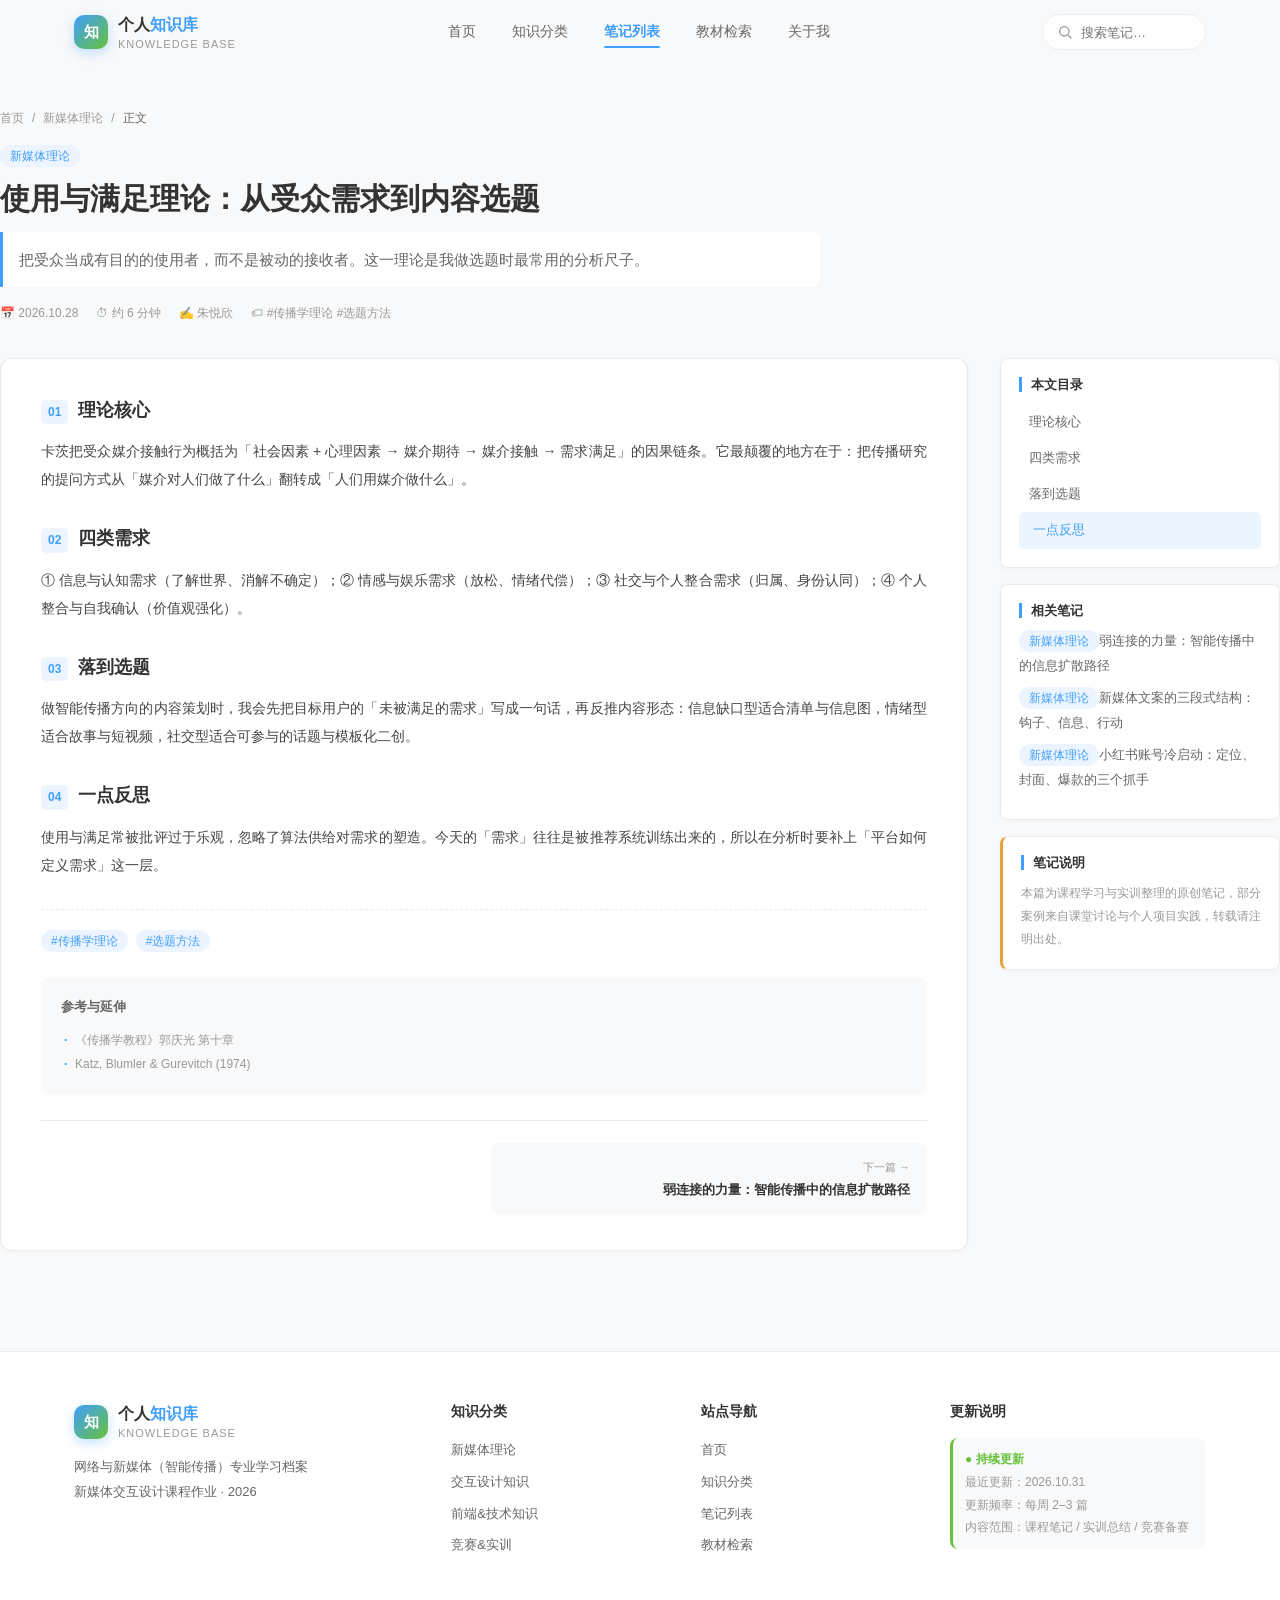
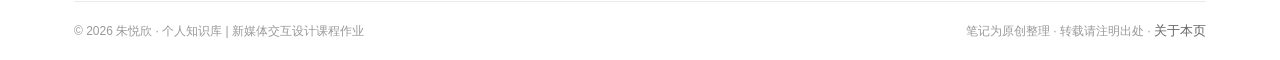
<file: detail.html>
<!DOCTYPE html>
<html lang="zh-CN">
<head>
<meta charset="UTF-8">
<meta name="viewport" content="width=device-width, initial-scale=1.0">
<meta name="description" content="笔记详情 — 个人知识库正文阅读页，含目录导航、相关笔记与阅读进度。">
<title>笔记详情 | 我的个人知识库</title>
<link rel="stylesheet" href="assets/css/style.css">
<link rel="stylesheet" href="assets/css/pages.css">
</head>
<body>

<div class="read-progress" aria-hidden="true"></div>

<header class="navbar">
  <div class="container">
    <a class="logo" href="index.html">
      <span class="logo-mark">知</span>
      <span>
        <span class="logo-text">个人<span>知识库</span></span>
        <span class="logo-sub">KNOWLEDGE BASE</span>
      </span>
    </a>
    <nav aria-label="主导航">
      <ul class="nav-links" id="navLinks">
        <li><a href="index.html">首页</a></li>
        <li><a href="category.html">知识分类</a></li>
        <li><a href="list.html" class="active">笔记列表</a></li>
        <li><a href="books.html">教材检索</a></li>
        <li><a href="about.html">关于我</a></li>
      </ul>
    </nav>
    <div class="nav-right">
      <div class="nav-search">
        <svg width="16" height="16" viewBox="0 0 24 24" fill="none" stroke="currentColor" stroke-width="2" stroke-linecap="round"><circle cx="11" cy="11" r="7"/><path d="M21 21l-4.3-4.3"/></svg>
        <input type="search" placeholder="搜索笔记…" aria-label="搜索笔记">
      </div>
      <button class="hamburger" aria-label="打开菜单" aria-expanded="false"><span></span></button>
    </div>
  </div>
</header>

<main class="detail-page" data-detail>
  <!-- 内容由 scripts 渲染 -->
</main>

<footer class="footer">
  <div class="container">
    <div class="footer-grid">
      <div>
        <div class="footer-brand">
          <span class="logo-mark">知</span>
          <div>
            <div class="logo-text">个人<span>知识库</span></div>
            <div class="logo-sub">KNOWLEDGE BASE</div>
          </div>
        </div>
        <p style="line-height:1.9">网络与新媒体（智能传播）专业学习档案<br>新媒体交互设计课程作业 · 2026</p>
      </div>
      <div>
        <h4>知识分类</h4>
        <ul>
          <li><a href="list.html?cat=theory">新媒体理论</a></li>
          <li><a href="list.html?cat=ui">交互设计知识</a></li>
          <li><a href="list.html?cat=code">前端&技术知识</a></li>
          <li><a href="list.html?cat=match">竞赛&实训</a></li>
        </ul>
      </div>
      <div>
        <h4>站点导航</h4>
        <ul>
          <li><a href="index.html">首页</a></li>
          <li><a href="category.html">知识分类</a></li>
          <li><a href="list.html">笔记列表</a></li>
          <li><a href="books.html">教材检索</a></li>
        </ul>
      </div>
      <div>
        <h4>更新说明</h4>
        <div class="footer-note">
          <strong>● 持续更新</strong><br>
          最近更新：2026.10.31<br>
          更新频率：每周 2–3 篇<br>
          内容范围：课程笔记 / 实训总结 / 竞赛备赛
        </div>
      </div>
    </div>
    <div class="footer-bottom">
      <span>© 2026 朱悦欣 · 个人知识库 | 新媒体交互设计课程作业</span>
      <span>笔记为原创整理 · 转载请注明出处 · <a href="about.html">关于本页</a></span>
    </div>
  </div>
</footer>

<button class="to-top" aria-label="回到顶部">
  <svg width="18" height="18" viewBox="0 0 24 24" fill="none" stroke="currentColor" stroke-width="2" stroke-linecap="round" stroke-linejoin="round"><path d="M12 19V5M5 12l7-7 7 7"/></svg>
</button>

<script src="assets/js/data.js"></script>
<script src="assets/js/blog-data.js"></script>
<script src="assets/js/blog.js"></script>
<script src="assets/js/main.js"></script>
</body>
</html>
</file>
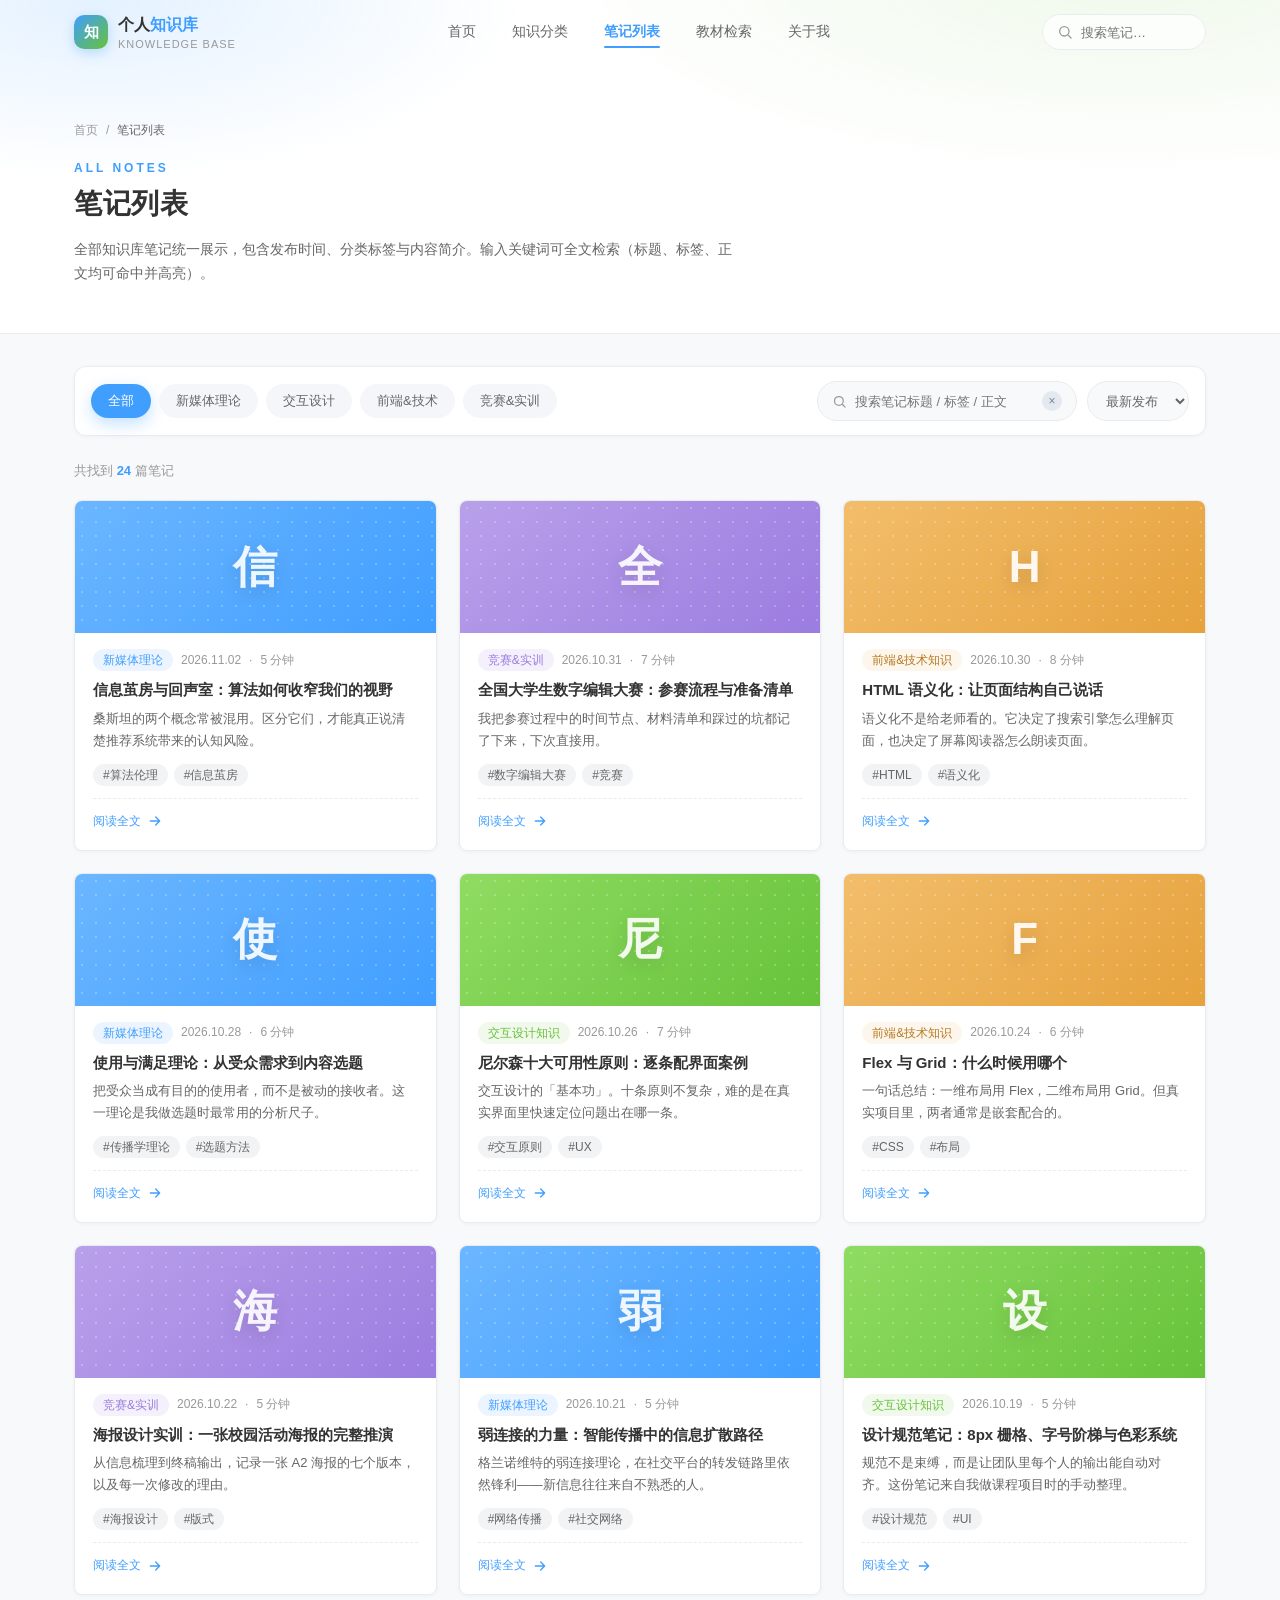
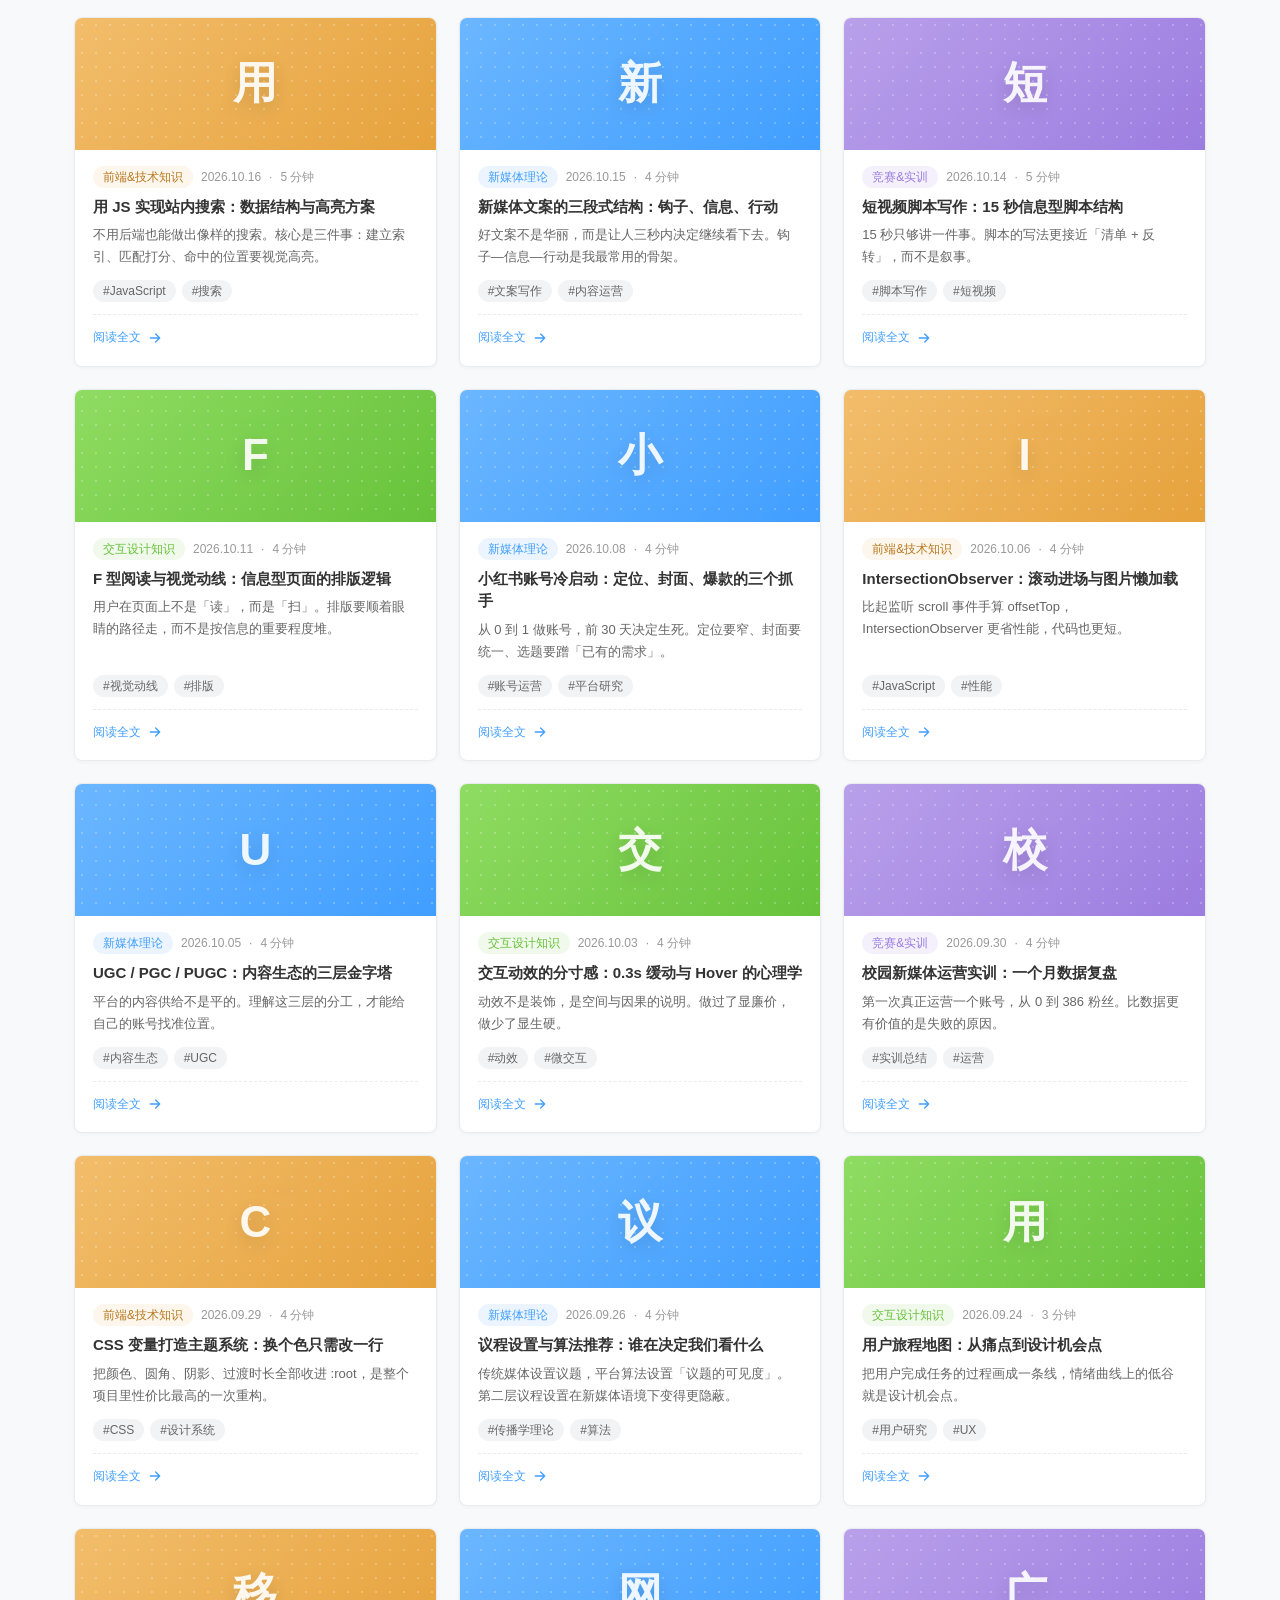
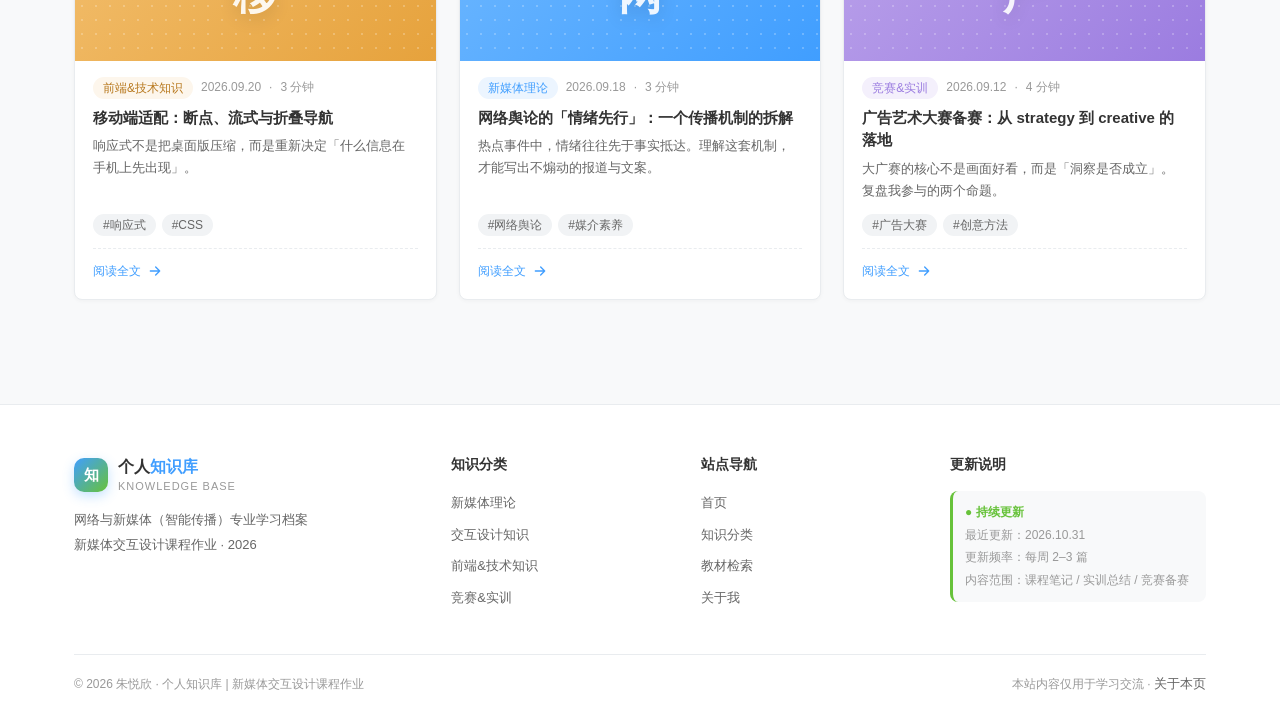
<file: list.html>
<!DOCTYPE html>
<html lang="zh-CN">
<head>
<meta charset="UTF-8">
<meta name="viewport" content="width=device-width, initial-scale=1.0">
<meta name="description" content="笔记列表 — 全部知识库笔记，支持关键词搜索、分类筛选与排序。">
<title>笔记列表 | 我的个人知识库</title>
<link rel="stylesheet" href="assets/css/style.css">
<link rel="stylesheet" href="assets/css/pages.css">
</head>
<body>

<header class="navbar">
  <div class="container">
    <a class="logo" href="index.html">
      <span class="logo-mark">知</span>
      <span>
        <span class="logo-text">个人<span>知识库</span></span>
        <span class="logo-sub">KNOWLEDGE BASE</span>
      </span>
    </a>
    <nav aria-label="主导航">
      <ul class="nav-links" id="navLinks">
        <li><a href="index.html">首页</a></li>
        <li><a href="category.html">知识分类</a></li>
        <li><a href="list.html" class="active" aria-current="page">笔记列表</a></li>
        <li><a href="books.html">教材检索</a></li>
        <li><a href="about.html">关于我</a></li>
      </ul>
    </nav>
    <div class="nav-right">
      <div class="nav-search">
        <svg width="16" height="16" viewBox="0 0 24 24" fill="none" stroke="currentColor" stroke-width="2" stroke-linecap="round"><circle cx="11" cy="11" r="7"/><path d="M21 21l-4.3-4.3"/></svg>
        <input type="search" placeholder="搜索笔记…" aria-label="搜索笔记">
      </div>
      <button class="hamburger" aria-label="打开菜单" aria-expanded="false"><span></span></button>
    </div>
  </div>
</header>

<main>
  <section class="page-hero">
    <div class="container">
      <nav class="breadcrumb"><a href="index.html">首页</a><span>/</span><em>笔记列表</em></nav>
      <span class="eyebrow">All Notes</span>
      <h1>笔记列表</h1>
      <p>全部知识库笔记统一展示，包含发布时间、分类标签与内容简介。输入关键词可全文检索（标题、标签、正文均可命中并高亮）。</p>
    </div>
  </section>

  <section class="section" style="padding-top:32px">
    <div class="container">

      <!-- 工具栏 -->
      <div class="list-toolbar">
        <div class="filter-chips">
          <button class="chip active" data-filter="all">全部</button>
          <button class="chip" data-filter="theory">新媒体理论</button>
          <button class="chip" data-filter="ui">交互设计</button>
          <button class="chip" data-filter="code">前端&技术</button>
          <button class="chip" data-filter="match">竞赛&实训</button>
        </div>
        <div style="display:flex;gap:10px;flex-wrap:wrap;align-items:center">
          <div class="search-box">
            <svg width="15" height="15" viewBox="0 0 24 24" fill="none" stroke="#999" stroke-width="2" stroke-linecap="round"><circle cx="11" cy="11" r="7"/><path d="M21 21l-4.3-4.3"/></svg>
            <input type="search" placeholder="搜索笔记标题 / 标签 / 正文" data-search-input aria-label="搜索笔记">
            <button class="search-clear" data-search-clear aria-label="清空">×</button>
          </div>
          <select class="select-sort" data-sort aria-label="排序方式">
            <option value="new">最新发布</option>
            <option value="old">最早发布</option>
            <option value="hot">阅读时长</option>
          </select>
        </div>
      </div>

      <p class="list-info">共找到 <b data-result-count>0</b> 篇笔记</p>

      <div class="notes-grid" data-list></div>

      <div class="empty-state" data-empty style="display:none">
        <div class="em-icon">🔍</div>
        <h3>没有找到相关笔记</h3>
        <p>换个关键词试试，或切换到「全部」分类。也可以去教材检索里查找概念。</p>
        <a class="btn btn-ghost" href="books.html" style="margin-top:16px">前往教材检索</a>
      </div>

    </div>
  </section>
</main>

<footer class="footer">
  <div class="container">
    <div class="footer-grid">
      <div>
        <div class="footer-brand">
          <span class="logo-mark">知</span>
          <div>
            <div class="logo-text">个人<span>知识库</span></div>
            <div class="logo-sub">KNOWLEDGE BASE</div>
          </div>
        </div>
        <p style="line-height:1.9">网络与新媒体（智能传播）专业学习档案<br>新媒体交互设计课程作业 · 2026</p>
      </div>
      <div>
        <h4>知识分类</h4>
        <ul>
          <li><a href="list.html?cat=theory">新媒体理论</a></li>
          <li><a href="list.html?cat=ui">交互设计知识</a></li>
          <li><a href="list.html?cat=code">前端&技术知识</a></li>
          <li><a href="list.html?cat=match">竞赛&实训</a></li>
        </ul>
      </div>
      <div>
        <h4>站点导航</h4>
        <ul>
          <li><a href="index.html">首页</a></li>
          <li><a href="category.html">知识分类</a></li>
          <li><a href="books.html">教材检索</a></li>
          <li><a href="about.html">关于我</a></li>
        </ul>
      </div>
      <div>
        <h4>更新说明</h4>
        <div class="footer-note">
          <strong>● 持续更新</strong><br>
          最近更新：2026.10.31<br>
          更新频率：每周 2–3 篇<br>
          内容范围：课程笔记 / 实训总结 / 竞赛备赛
        </div>
      </div>
    </div>
    <div class="footer-bottom">
      <span>© 2026 朱悦欣 · 个人知识库 | 新媒体交互设计课程作业</span>
      <span>本站内容仅用于学习交流 · <a href="about.html">关于本页</a></span>
    </div>
  </div>
</footer>

<button class="to-top" aria-label="回到顶部">
  <svg width="18" height="18" viewBox="0 0 24 24" fill="none" stroke="currentColor" stroke-width="2" stroke-linecap="round" stroke-linejoin="round"><path d="M12 19V5M5 12l7-7 7 7"/></svg>
</button>

<script src="assets/js/data.js"></script>
<script src="assets/js/main.js"></script>
</body>
</html>
</file>
<file: assets/css/style.css>
/* ==========================================================
   我的个人知识库 — 全局样式
   网络与新媒体（智能传播）专业学习存档
   配色：主 #409EFF / 辅 #67C23A · #E6A23C / 背景 #f8f9fa
   ========================================================== */

:root {
  --primary: #409EFF;
  --primary-dark: #2b7fd4;
  --primary-light: #ecf5ff;
  --green: #67C23A;
  --green-light: #f0f9eb;
  --orange: #E6A23C;
  --orange-light: #fdf6ec;
  --purple: #9b7ce0;
  --purple-light: #f4f0fc;
  --text: #333;
  --text-sub: #666;
  --text-light: #999;
  --bg: #f8f9fa;
  --white: #fff;
  --line: #e9ecef;
  --radius: 8px;
  --shadow-sm: 0 1px 4px rgba(0, 0, 0, .04);
  --shadow-md: 0 4px 14px rgba(64, 158, 255, .10);
  --shadow-lg: 0 12px 32px rgba(64, 158, 255, .18);
  --ease: .3s cubic-bezier(.25, .8, .35, 1);
  --nav-h: 64px;
}

* { margin: 0; padding: 0; box-sizing: border-box; }

html { scroll-behavior: smooth; }

body {
  font-family: "Microsoft Yahei", "微软雅黑", "PingFang SC", "Helvetica Neue", sans-serif;
  font-size: 14px;
  line-height: 1.7;
  color: var(--text);
  background: var(--bg);
  -webkit-font-smoothing: antialiased;
}

a { color: inherit; text-decoration: none; }
li { list-style: none; }
img { max-width: 100%; display: block; }
button { font-family: inherit; cursor: pointer; border: none; background: none; }
::selection { background: var(--primary); color: #fff; }

/* 滚动条 */
::-webkit-scrollbar { width: 8px; height: 8px; }
::-webkit-scrollbar-track { background: #f1f3f5; }
::-webkit-scrollbar-thumb { background: #cfd8e3; border-radius: 8px; }
::-webkit-scrollbar-thumb:hover { background: #b6c3d4; }

/* ---------- 通用布局 ---------- */
.container { width: 100%; max-width: 1180px; margin: 0 auto; padding: 0 24px; }

.section { padding: 64px 0; }
.section-head { margin-bottom: 32px; }
.section-head .eyebrow {
  font-size: 12px; letter-spacing: 2px; text-transform: uppercase;
  color: var(--primary); font-weight: 700;
}
.section-head h2 {
  font-size: 24px; font-weight: 700; color: var(--text);
  margin: 6px 0 8px; letter-spacing: .5px;
}
.section-head p { font-size: 14px; color: var(--text-sub); max-width: 640px; }
.section-head .line {
  width: 40px; height: 3px; border-radius: 3px;
  background: linear-gradient(90deg, var(--primary), var(--green));
  margin-top: 14px;
}

/* ---------- 导航栏 ---------- */
.navbar {
  position: fixed; top: 0; left: 0; right: 0; z-index: 100;
  height: var(--nav-h);
  display: flex; align-items: center;
  background: rgba(255, 255, 255, 0);
  transition: background var(--ease), box-shadow var(--ease), height var(--ease), backdrop-filter var(--ease);
}
.navbar .container { display: flex; align-items: center; justify-content: space-between; }

.navbar.scrolled, .navbar.solid {
  background: rgba(255, 255, 255, .94);
  backdrop-filter: saturate(180%) blur(12px);
  -webkit-backdrop-filter: saturate(180%) blur(12px);
  box-shadow: 0 1px 12px rgba(0, 0, 0, .06);
}
.navbar.scrolled { height: 58px; }

.logo { display: flex; align-items: center; gap: 10px; }
.logo-mark {
  width: 34px; height: 34px; border-radius: 10px;
  background: linear-gradient(135deg, #409EFF, #67C23A);
  display: grid; place-items: center; color: #fff;
  font-weight: 700; font-size: 15px; letter-spacing: -.5px;
  box-shadow: 0 4px 12px rgba(64, 158, 255, .3);
  transition: transform var(--ease);
}
.logo:hover .logo-mark { transform: rotate(-8deg) scale(1.06); }
.logo-text { font-size: 16px; font-weight: 700; color: var(--text); }
.logo-text span { color: var(--primary); }
.logo-sub { font-size: 11px; color: var(--text-light); letter-spacing: 1px; display: block; margin-top: -3px; }

/* 导航链接 + 悬浮下划线动效 */
.nav-links { display: flex; align-items: center; gap: 4px; }
.nav-links > li > a {
  position: relative; display: block;
  padding: 8px 16px; font-size: 14px; color: var(--text-sub);
  border-radius: 6px; transition: color var(--ease), background var(--ease);
}
.nav-links > li > a::after {
  content: ""; position: absolute; left: 16px; right: 16px; bottom: 4px;
  height: 2px; border-radius: 2px; background: var(--primary);
  transform: scaleX(0); transform-origin: left; transition: transform var(--ease);
}
.nav-links > li > a:hover { color: var(--primary); background: var(--primary-light); }
.nav-links > li > a:hover::after { transform: scaleX(1); }
.nav-links > li > a.active { color: var(--primary); font-weight: 700; }
.nav-links > li > a.active::after { transform: scaleX(1); }

.nav-right { display: flex; align-items: center; gap: 14px; }
.nav-search {
  display: flex; align-items: center; gap: 8px;
  height: 36px; padding: 0 14px; border-radius: 18px;
  background: rgba(255, 255, 255, .7); border: 1px solid var(--line);
  transition: all var(--ease);
}
.nav-search:focus-within {
  border-color: var(--primary); background: #fff;
  box-shadow: 0 0 0 3px rgba(64, 158, 255, .12); width: 240px;
}
.nav-search input {
  border: none; outline: none; background: none; font-size: 13px;
  color: var(--text); width: 110px; transition: width var(--ease);
}
.nav-search:focus-within input { width: 180px; }
.nav-search svg { flex: none; color: var(--text-light); }

/* 汉堡按钮 */
.hamburger {
  display: none; width: 40px; height: 40px; border-radius: 8px;
  place-items: center; transition: background var(--ease);
}
.hamburger:hover { background: var(--primary-light); }
.hamburger span {
  display: block; width: 20px; height: 2px; background: var(--text);
  border-radius: 2px; position: relative; transition: all var(--ease);
}
.hamburger span::before, .hamburger span::after {
  content: ""; position: absolute; left: 0; width: 20px; height: 2px;
  background: var(--text); border-radius: 2px; transition: all var(--ease);
}
.hamburger span::before { top: -6px; }
.hamburger span::after { top: 6px; }
.hamburger.open span { background: transparent; }
.hamburger.open span::before { top: 0; transform: rotate(45deg); }
.hamburger.open span::after { top: 0; transform: rotate(-45deg); }

/* ---------- 按钮 ---------- */
.btn {
  display: inline-flex; align-items: center; gap: 8px;
  height: 42px; padding: 0 24px; border-radius: var(--radius);
  font-size: 14px; font-weight: 500;
  transition: all var(--ease); user-select: none;
}
.btn-primary { background: var(--primary); color: #fff; box-shadow: 0 6px 18px rgba(64, 158, 255, .28); }
.btn-primary:hover { background: var(--primary-dark); transform: translateY(-2px); box-shadow: 0 10px 24px rgba(64, 158, 255, .36); }
.btn-ghost { background: rgba(255, 255, 255, .85); color: var(--primary); border: 1px solid rgba(64, 158, 255, .35); }
.btn-ghost:hover { background: #fff; border-color: var(--primary); transform: translateY(-2px); box-shadow: var(--shadow-md); }
/* 点击反馈：按下缩小 */
.btn:active { transform: scale(.95) !important; box-shadow: 0 2px 8px rgba(64, 158, 255, .2); }

/* ---------- 标签 ---------- */
.tag {
  display: inline-block; padding: 2px 10px; border-radius: 20px;
  font-size: 12px; line-height: 18px; white-space: nowrap;
  transition: all var(--ease);
}
.tag-theory { background: var(--primary-light); color: var(--primary); }
.tag-ui { background: var(--green-light); color: var(--green); }
.tag-code { background: var(--orange-light); color: #b8791f; }
.tag-match { background: var(--purple-light); color: var(--purple); }
.tag-plain { background: #f1f3f5; color: var(--text-sub); }
.tag:hover { transform: translateY(-2px); box-shadow: 0 4px 10px rgba(0, 0, 0, .08); }

/* ---------- 卡片 hover 通用 ---------- */
.hover-card {
  background: var(--white); border-radius: var(--radius);
  border: 1px solid var(--line); box-shadow: var(--shadow-sm);
  transition: transform var(--ease), box-shadow var(--ease), border-color var(--ease);
}
.hover-card:hover {
  transform: translateY(-8px) scale(1.03);
  box-shadow: var(--shadow-lg); border-color: rgba(64, 158, 255, .35);
}

/* ---------- 页脚 ---------- */
.footer {
  margin-top: 40px; background: #fff; border-top: 1px solid var(--line);
  padding: 48px 0 0;
}
.footer-grid {
  display: grid; grid-template-columns: 1.6fr 1fr 1fr 1.2fr;
  gap: 36px; padding-bottom: 36px;
}
.footer h4 { font-size: 14px; font-weight: 700; margin-bottom: 14px; color: var(--text); }
.footer p, .footer a { font-size: 13px; color: var(--text-sub); }
.footer li { margin-bottom: 8px; }
.footer a { transition: color var(--ease), padding-left var(--ease); display: inline-block; }
.footer a:hover { color: var(--primary); padding-left: 4px; }
.footer-brand { display: flex; align-items: center; gap: 10px; margin-bottom: 12px; }
.footer-note {
  font-size: 12px; color: var(--text-light); line-height: 1.9;
  background: var(--bg); border-radius: var(--radius); padding: 10px 12px;
  border-left: 3px solid var(--green);
}
.footer-note strong { color: var(--green); font-weight: 600; }
.footer-bottom {
  border-top: 1px solid var(--line); padding: 18px 0;
  display: flex; justify-content: space-between; align-items: center;
  flex-wrap: wrap; gap: 8px; font-size: 12px; color: var(--text-light);
}
.footer-bottom a:hover { color: var(--primary); }

/* ---------- 回到顶部 ---------- */
.to-top {
  position: fixed; right: 26px; bottom: 26px; z-index: 90;
  width: 44px; height: 44px; border-radius: 50%;
  background: #fff; color: var(--primary);
  display: grid; place-items: center;
  box-shadow: 0 6px 20px rgba(0, 0, 0, .12);
  opacity: 0; visibility: hidden; transform: translateY(14px) scale(.9);
  transition: all var(--ease);
}
.to-top.show { opacity: 1; visibility: visible; transform: none; }
.to-top:hover { background: var(--primary); color: #fff; transform: translateY(-4px); }
.to-top:active { transform: scale(.9); }

/* ---------- 进场动画 ---------- */
.reveal {
  opacity: 0; transform: translateY(26px);
  transition: opacity .6s ease, transform .6s cubic-bezier(.2, .8, .3, 1);
}
.reveal.in { opacity: 1; transform: none; }

/* ---------- 响应式 ---------- */
@media (max-width: 900px) {
  .footer-grid { grid-template-columns: 1fr 1fr; }
}
@media (max-width: 768px) {
  :root { --nav-h: 58px; }
  .container { padding: 0 18px; }
  .section { padding: 44px 0; }
  .section-head h2 { font-size: 20px; }
  .hamburger { display: grid; }
  .nav-search { display: none; }

  .nav-links {
    position: fixed; top: var(--nav-h); left: 0; right: 0;
    flex-direction: column; align-items: stretch; gap: 0;
    background: #fff; padding: 8px 14px 18px;
    border-bottom: 1px solid var(--line);
    box-shadow: 0 16px 30px rgba(0, 0, 0, .08);
    max-height: 0; overflow: hidden; opacity: 0;
    transition: max-height var(--ease), opacity var(--ease), padding var(--ease);
  }
  .nav-links.open { max-height: 340px; opacity: 1; padding: 8px 14px 18px; }
  .nav-links > li > a { padding: 13px 12px; border-radius: var(--radius); }
  .nav-links > li > a::after { display: none; }
  .nav-links > li > a.active { background: var(--primary-light); }

  .navbar { background: rgba(255, 255, 255, .96); box-shadow: var(--shadow-sm); }
  .footer-grid { grid-template-columns: 1fr; gap: 26px; }
  .footer-bottom { flex-direction: column; text-align: center; }
}
</file>
<file: assets/css/pages.css>
/* ==========================================================
   页面级样式：首页 / 分类 / 列表 / 详情 / 教材检索 / 关于 / 404
   ========================================================== */

/* ---------- 页面头部（内页通用） ---------- */
.page-hero {
  padding: calc(var(--nav-h) + 56px) 0 48px;
  background:
    radial-gradient(900px 320px at 88% -8%, rgba(103, 194, 58, .10), transparent 65%),
    radial-gradient(700px 300px at 8% 0%, rgba(64, 158, 255, .14), transparent 60%),
    #fff;
  border-bottom: 1px solid var(--line);
}
.page-hero h1 { font-size: 28px; font-weight: 700; letter-spacing: .5px; }
.page-hero .eyebrow { font-size: 12px; letter-spacing: 3px; color: var(--primary); font-weight: 700; text-transform: uppercase; }
.page-hero p { color: var(--text-sub); margin-top: 10px; max-width: 660px; }
.breadcrumb { font-size: 12px; color: var(--text-light); margin-bottom: 16px; display: flex; gap: 8px; flex-wrap: wrap; }
.breadcrumb a:hover { color: var(--primary); }
.breadcrumb em { font-style: normal; color: var(--text-sub); }

/* ==========================================================
   首页
   ========================================================== */
.hero {
  position: relative; overflow: hidden;
  padding: calc(var(--nav-h) + 84px) 0 96px;
  background:
    radial-gradient(760px 420px at 82% -10%, rgba(64, 158, 255, .18), transparent 62%),
    radial-gradient(620px 380px at 5% 12%, rgba(103, 194, 58, .14), transparent 58%),
    linear-gradient(180deg, #fff 0%, #f8f9fa 100%);
}
.hero::after {
  content: ""; position: absolute; inset: 0;
  background-image: linear-gradient(rgba(64, 158, 255, .06) 1px, transparent 1px),
    linear-gradient(90deg, rgba(64, 158, 255, .06) 1px, transparent 1px);
  background-size: 44px 44px;
  mask-image: radial-gradient(circle at 50% 30%, #000 0%, transparent 72%);
  -webkit-mask-image: radial-gradient(circle at 50% 30%, #000 0%, transparent 72%);
  pointer-events: none;
}
.hero .container { position: relative; z-index: 2; display: grid; grid-template-columns: 1.25fr .95fr; gap: 56px; align-items: center; }

.hero-badge {
  display: inline-flex; align-items: center; gap: 8px;
  height: 30px; padding: 0 14px; border-radius: 20px;
  background: rgba(255, 255, 255, .8); border: 1px solid rgba(64, 158, 255, .25);
  font-size: 12px; color: var(--primary); font-weight: 600;
  box-shadow: 0 4px 14px rgba(64, 158, 255, .12);
}
.hero-badge i {
  width: 6px; height: 6px; border-radius: 50%; background: var(--green);
  box-shadow: 0 0 0 0 rgba(103, 194, 58, .6); animation: pulse 2s infinite;
}
@keyframes pulse {
  0% { box-shadow: 0 0 0 0 rgba(103, 194, 58, .55); }
  70% { box-shadow: 0 0 0 8px rgba(103, 194, 58, 0); }
  100% { box-shadow: 0 0 0 0 rgba(103, 194, 58, 0); }
}

.hero h1 {
  font-size: 44px; line-height: 1.22; font-weight: 700; letter-spacing: 1px;
  margin: 20px 0 6px;
}
.hero h1 .grad {
  background: linear-gradient(120deg, #409EFF 10%, #67C23A 90%);
  -webkit-background-clip: text; background-clip: text; color: transparent;
}
.hero-sub { font-size: 16px; color: var(--text-sub); margin-bottom: 10px; letter-spacing: .5px; }
.hero-desc { font-size: 14px; color: var(--text-sub); max-width: 520px; margin-bottom: 28px; }
.hero-actions { display: flex; gap: 12px; flex-wrap: wrap; margin-bottom: 34px; }

.hero-stats { display: flex; gap: 34px; flex-wrap: wrap; }
.hero-stats div strong { display: block; font-size: 24px; font-weight: 700; color: var(--primary); line-height: 1.2; }
.hero-stats div span { font-size: 12px; color: var(--text-light); }

/* 个人信息卡 */
.profile-card {
  background: rgba(255, 255, 255, .82);
  backdrop-filter: blur(10px); -webkit-backdrop-filter: blur(10px);
  border: 1px solid rgba(255, 255, 255, .9);
  border-radius: 14px; padding: 26px;
  box-shadow: 0 18px 50px rgba(64, 158, 255, .14);
  transition: transform var(--ease), box-shadow var(--ease);
}
.profile-card:hover { transform: translateY(-6px); box-shadow: 0 26px 60px rgba(64, 158, 255, .2); }
.profile-top { display: flex; align-items: center; gap: 14px; padding-bottom: 18px; border-bottom: 1px dashed var(--line); }
.avatar {
  width: 56px; height: 56px; border-radius: 16px; flex: none;
  background: linear-gradient(135deg, #409EFF, #67C23A);
  color: #fff; display: grid; place-items: center; font-size: 20px; font-weight: 700;
  box-shadow: 0 8px 20px rgba(64, 158, 255, .28);
}
.profile-top h3 { font-size: 18px; font-weight: 700; }
.profile-top p { font-size: 12px; color: var(--text-light); }
.profile-list { padding-top: 14px; }
.profile-list li {
  display: flex; justify-content: space-between; align-items: baseline; gap: 10px;
  font-size: 13px; padding: 7px 0; color: var(--text-sub);
}
.profile-list li b { color: var(--text); font-weight: 600; }
.profile-tags { display: flex; flex-wrap: wrap; gap: 6px; margin-top: 14px; }

/* 分类卡片 */
.cats-grid { display: grid; grid-template-columns: repeat(4, 1fr); gap: 22px; }
.cat-card {
  position: relative; padding: 26px 22px 22px; overflow: hidden;
  display: flex; flex-direction: column;
}
.cat-card h3 { font-size: 17px; font-weight: 700; margin: 14px 0 6px; }
.cat-card p { font-size: 13px; color: var(--text-sub); line-height: 1.7; flex: 1; min-height: 66px; }
.cat-icon {
  width: 44px; height: 44px; border-radius: 12px;
  display: grid; place-items: center;
  transition: transform var(--ease), border-radius var(--ease);
}
.cat-card:hover .cat-icon { transform: rotate(-6deg) scale(1.08); border-radius: 14px; }
.cat-theory { background: var(--primary-light); color: var(--primary); }
.cat-ui { background: var(--green-light); color: var(--green); }
.cat-code { background: var(--orange-light); color: var(--orange); }
.cat-match { background: var(--purple-light); color: var(--purple); }

.cat-foot { display: flex; align-items: center; justify-content: space-between; margin-top: 16px; }
.cat-count { font-size: 12px; color: var(--text-light); }
.cat-go { color: var(--primary); opacity: 0; transform: translateX(-6px); transition: all var(--ease); }
.cat-card:hover .cat-go { opacity: 1; transform: none; }
.cat-bar { position: absolute; left: 0; top: 0; height: 3px; width: 100%; transform: scaleX(0); transform-origin: left; transition: transform var(--ease); }
.cat-card:hover .cat-bar { transform: scaleX(1); }
.cat-bar-theory { background: var(--primary); }
.cat-bar-ui { background: var(--green); }
.cat-bar-code { background: var(--orange); }
.cat-bar-match { background: var(--purple); }

/* 首页两栏 */
.home-split { display: grid; grid-template-columns: 1.55fr 1fr; gap: 32px; align-items: start; }

.latest-item {
  display: flex; gap: 18px; align-items: flex-start;
  background: #fff; border: 1px solid var(--line); border-radius: var(--radius);
  padding: 18px; margin-bottom: 14px;
  transition: all var(--ease);
}
.latest-item:hover {
  transform: translateX(6px);
  border-color: rgba(64, 158, 255, .35);
  box-shadow: 0 10px 26px rgba(64, 158, 255, .12);
}
.latest-date {
  flex: none; width: 58px; text-align: center; padding: 8px 0;
  background: var(--primary-light); border-radius: var(--radius); color: var(--primary);
}
.latest-date strong { display: block; font-size: 22px; line-height: 1.1; }
.latest-date span { font-size: 11px; letter-spacing: .5px; opacity: .8; }
.latest-main h4 { font-size: 15px; font-weight: 700; margin-bottom: 4px; transition: color var(--ease); }
.latest-item:hover h4 { color: var(--primary); }
.latest-main p { font-size: 13px; color: var(--text-sub); margin-bottom: 10px; display: -webkit-box; -webkit-line-clamp: 2; -webkit-box-orient: vertical; overflow: hidden; }
.note-meta { display: flex; align-items: center; gap: 8px; flex-wrap: wrap; font-size: 12px; color: var(--text-light); }
.latest-arrow { color: var(--text-light); align-self: center; opacity: 0; transition: all var(--ease); }
.latest-item:hover .latest-arrow { opacity: 1; color: var(--primary); transform: translateX(3px); }

/* 公告 */
.notice-box { background: #fff; border: 1px solid var(--line); border-radius: var(--radius); padding: 22px; box-shadow: var(--shadow-sm); }
.notice-head { display: flex; align-items: center; gap: 8px; font-size: 14px; font-weight: 700; margin-bottom: 14px; }
.notice-head i { width: 8px; height: 8px; border-radius: 50%; background: var(--green); animation: pulse 2s infinite; }
.notice-item {
  display: flex; gap: 10px; font-size: 13px; color: var(--text-sub);
  padding: 10px 0; border-bottom: 1px dashed var(--line); line-height: 1.6;
  transition: color var(--ease);
}
.notice-item:last-child { border-bottom: none; }
.notice-item:hover { color: var(--primary); }
.notice-dot { width: 5px; height: 5px; border-radius: 50%; background: var(--orange); margin-top: 8px; flex: none; }

/* ==========================================================
   分类页
   ========================================================== */
.cat-block {
  background: #fff; border: 1px solid var(--line); border-radius: 12px;
  padding: 28px; margin-bottom: 24px;
  transition: box-shadow var(--ease), border-color var(--ease);
}
.cat-block:hover { box-shadow: 0 14px 40px rgba(64, 158, 255, .10); border-color: rgba(64, 158, 255, .22); }
.cat-block-head { display: flex; align-items: center; gap: 16px; padding-bottom: 18px; border-bottom: 1px solid var(--line); flex-wrap: wrap; }
.cat-block-title { flex: 1; min-width: 200px; }
.cat-block-title h2 { font-size: 20px; font-weight: 700; display: flex; align-items: center; gap: 10px; }
.cat-en { font-size: 12px; font-weight: 400; color: var(--text-light); letter-spacing: 1px; text-transform: uppercase; }
.cat-block-title p { font-size: 13px; color: var(--text-sub); margin-top: 4px; }
.cat-block-link {
  display: inline-flex; align-items: center; gap: 6px; font-size: 13px;
  color: var(--primary); padding: 8px 14px; border-radius: 20px;
  background: var(--primary-light); transition: all var(--ease);
}
.cat-block-link:hover { background: var(--primary); color: #fff; gap: 10px; }

.cat-note-list li a {
  display: flex; align-items: center; gap: 12px;
  padding: 13px 10px; border-radius: var(--radius);
  border-bottom: 1px dashed var(--line);
  transition: all var(--ease);
}
.cat-note-list li:last-child a { border-bottom: none; }
.cat-note-list li a:hover { background: #f8fbff; padding-left: 16px; }
.cnl-dot { width: 6px; height: 6px; border-radius: 50%; flex: none; }
.cat-dot-theory { background: var(--primary); }
.cat-dot-ui { background: var(--green); }
.cat-dot-code { background: var(--orange); }
.cat-dot-match { background: var(--purple); }
.cnl-title { flex: 1; font-size: 14px; transition: color var(--ease); }
.cat-note-list li a:hover .cnl-title { color: var(--primary); }
.cat-note-list time { font-size: 12px; color: var(--text-light); flex: none; }

.cat-progress {
  margin-top: 16px; height: 6px; border-radius: 6px; background: #f1f3f5;
  position: relative;
}
.cat-progress-inner { display: block; height: 100%; border-radius: 6px; transition: width 1s cubic-bezier(.2, .8, .3, 1); }
.cat-progress em { position: absolute; right: 0; top: -22px; font-size: 11px; color: var(--text-light); font-style: normal; }

/* ==========================================================
   列表页
   ========================================================== */
.list-toolbar {
  display: flex; gap: 14px; align-items: center; justify-content: space-between;
  flex-wrap: wrap; margin-bottom: 24px;
  background: #fff; border: 1px solid var(--line); border-radius: 12px;
  padding: 14px 16px; box-shadow: var(--shadow-sm);
  position: sticky; top: calc(var(--nav-h) + 8px); z-index: 20;
}
.filter-chips { display: flex; gap: 8px; flex-wrap: wrap; }
.chip {
  padding: 7px 16px; border-radius: 18px; font-size: 13px; color: var(--text-sub);
  background: #f4f6f9; border: 1px solid transparent;
  transition: all var(--ease);
}
.chip:hover { background: var(--primary-light); color: var(--primary); transform: translateY(-2px); }
.chip:active { transform: scale(.94); }
.chip.active { background: var(--primary); color: #fff; box-shadow: 0 6px 16px rgba(64, 158, 255, .3); }

.search-box {
  display: flex; align-items: center; gap: 8px;
  height: 40px; padding: 0 14px; border-radius: 20px;
  border: 1px solid var(--line); background: #f8f9fa;
  transition: all var(--ease); min-width: 260px;
}
.search-box:focus-within { background: #fff; border-color: var(--primary); box-shadow: 0 0 0 3px rgba(64, 158, 255, .12); }
.search-box input { border: none; outline: none; background: none; flex: 1; font-size: 13px; font-family: inherit; }
.search-clear {
  width: 20px; height: 20px; border-radius: 50%; display: grid; place-items: center;
  background: #e4e9f0; color: #7a8699; font-size: 12px; transition: all var(--ease);
}
.search-clear:hover { background: var(--primary); color: #fff; }
.select-sort {
  height: 40px; border-radius: 20px; border: 1px solid var(--line);
  padding: 0 14px; font-size: 13px; font-family: inherit; color: var(--text-sub);
  background: #f8f9fa; outline: none; cursor: pointer; transition: all var(--ease);
}
.select-sort:focus { border-color: var(--primary); background: #fff; }

.list-info { font-size: 13px; color: var(--text-light); margin-bottom: 18px; }
.list-info b { color: var(--primary); font-weight: 700; }

.notes-grid { display: grid; grid-template-columns: repeat(3, 1fr); gap: 22px; }

.note-card { overflow: hidden; display: flex; flex-direction: column; }
.note-cover { display: block; }
.cover {
  height: 132px; position: relative; overflow: hidden;
  display: grid; place-items: center;
  transition: transform .5s cubic-bezier(.2, .8, .3, 1);
}
.note-card:hover .cover { transform: scale(1.06); }
.cover span {
  font-size: 44px; font-weight: 700; color: #fff; opacity: .9;
  text-shadow: 0 6px 18px rgba(0, 0, 0, .12);
  transition: transform var(--ease);
}
.note-card:hover .cover span { transform: scale(1.1) rotate(-4deg); }
.cover::before {
  content: ""; position: absolute; inset: 0;
  background-image: radial-gradient(rgba(255, 255, 255, .42) 1px, transparent 1px);
  background-size: 14px 14px; opacity: .55;
}
.cover-theory { background: linear-gradient(135deg, #6bb6ff, #409EFF); }
.cover-ui { background: linear-gradient(135deg, #8fdc62, #67C23A); }
.cover-code { background: linear-gradient(135deg, #f2bd6b, #E6A23C); }
.cover-match { background: linear-gradient(135deg, #b9a0ea, #9b7ce0); }

.note-body { padding: 16px 18px 18px; display: flex; flex-direction: column; flex: 1; }
.note-title { font-size: 15px; font-weight: 700; line-height: 1.5; margin: 8px 0 6px; }
.note-title a { transition: color var(--ease); }
.note-card:hover .note-title a { color: var(--primary); }
.note-intro {
  font-size: 13px; color: var(--text-sub); line-height: 1.7; flex: 1;
  display: -webkit-box; -webkit-line-clamp: 2; -webkit-box-orient: vertical; overflow: hidden;
}
.note-tags { display: flex; gap: 6px; flex-wrap: wrap; margin: 12px 0; }
.note-more {
  display: inline-flex; align-items: center; gap: 6px; font-size: 12px;
  color: var(--primary); padding-top: 12px; border-top: 1px dashed var(--line);
  transition: gap var(--ease);
}
.note-card:hover .note-more { gap: 10px; }
mark { background: rgba(230, 162, 60, .28); color: #a06413; padding: 0 2px; border-radius: 3px; }

.empty-state { text-align: center; padding: 70px 0; }
.empty-state .em-icon { font-size: 40px; margin-bottom: 10px; }
.empty-state h3 { font-size: 16px; margin-bottom: 6px; }
.empty-state p { font-size: 13px; color: var(--text-light); }

/* ==========================================================
   笔记详情
   ========================================================== */
.read-progress {
  position: fixed; top: 0; left: 0; height: 3px; width: 0; z-index: 200;
  background: linear-gradient(90deg, #409EFF, #67C23A);
  transition: width .1s linear;
}
.detail-page { padding-top: calc(var(--nav-h) + 44px); padding-bottom: 60px; }
.detail-header { max-width: 820px; margin-bottom: 34px; }
.detail-header h1 { font-size: 30px; line-height: 1.4; font-weight: 700; margin: 10px 0 12px; }
.detail-intro {
  font-size: 15px; color: var(--text-sub); line-height: 1.8;
  padding-left: 14px; border-left: 3px solid var(--primary); background: #fff;
  padding: 14px 16px; border-radius: 0 var(--radius) var(--radius) 0;
}
.detail-meta { display: flex; gap: 18px; flex-wrap: wrap; font-size: 12px; color: var(--text-light); margin-top: 16px; }

.detail-layout { display: grid; grid-template-columns: 1fr 280px; gap: 32px; align-items: start; }
.detail-article {
  background: #fff; border: 1px solid var(--line); border-radius: 12px;
  padding: 36px 40px; box-shadow: var(--shadow-sm);
}
.art-sec { margin-bottom: 30px; }
.art-sec h2 {
  font-size: 18px; font-weight: 700; margin-bottom: 12px;
  display: flex; align-items: baseline; gap: 10px;
}
.art-sec h2 i {
  font-style: normal; font-size: 12px; font-weight: 700; color: var(--primary);
  background: var(--primary-light); padding: 2px 7px; border-radius: 5px;
}
.art-sec p { font-size: 14px; line-height: 2; color: #444; text-align: justify; }
.art-sec:hover h2 i { background: var(--primary); color: #fff; transition: all var(--ease); }

.art-tags { display: flex; gap: 8px; flex-wrap: wrap; padding: 20px 0; border-top: 1px dashed var(--line); }
.art-refs { background: var(--bg); border-radius: var(--radius); padding: 18px 20px; margin: 6px 0 26px; }
.art-refs h3 { font-size: 13px; font-weight: 700; margin-bottom: 10px; color: var(--text-sub); }
.art-refs li { font-size: 12px; color: var(--text-light); line-height: 2; padding-left: 14px; position: relative; }
.art-refs li::before { content: "·"; position: absolute; left: 3px; color: var(--primary); font-weight: 700; }

.art-nav { display: grid; grid-template-columns: 1fr 1fr; gap: 14px; border-top: 1px solid var(--line); padding-top: 22px; }
.art-nav-item {
  display: block; padding: 14px 16px; border-radius: var(--radius);
  background: #f8f9fa; border: 1px solid transparent; transition: all var(--ease);
}
.art-nav-item:hover { background: var(--primary-light); border-color: rgba(64, 158, 255, .3); transform: translateY(-3px); }
.art-nav-item span { display: block; font-size: 11px; color: var(--text-light); margin-bottom: 3px; }
.art-nav-item strong { font-size: 13px; font-weight: 600; line-height: 1.5; display: block; }
.art-nav-item.next { text-align: right; }

.detail-side { position: sticky; top: calc(var(--nav-h) + 20px); display: flex; flex-direction: column; gap: 16px; }
.side-card { background: #fff; border: 1px solid var(--line); border-radius: var(--radius); padding: 18px; box-shadow: var(--shadow-sm); }
.side-card h4 { font-size: 13px; font-weight: 700; margin-bottom: 12px; padding-left: 9px; border-left: 3px solid var(--primary); line-height: 1.2; }
.toc a { display: block; font-size: 13px; color: var(--text-sub); padding: 7px 10px; border-radius: 6px; transition: all var(--ease); }
.toc a:hover, .toc a.active { background: var(--primary-light); color: var(--primary); padding-left: 14px; }
.side-rel li { margin-bottom: 10px; }
.side-rel a { display: block; font-size: 13px; color: var(--text-sub); line-height: 1.6; transition: color var(--ease); }
.side-rel a:hover { color: var(--primary); }
.side-rel .tag { margin-bottom: 4px; }
.side-empty { font-size: 12px; color: var(--text-light); }
.side-tip p { font-size: 12px; color: var(--text-light); line-height: 1.9; }
.side-tip { border-left: 3px solid var(--orange); }

/* ==========================================================
   教材检索页
   ========================================================== */
.book-search-hero { padding: calc(var(--nav-h) + 52px) 0 40px; background: linear-gradient(180deg, #fff, #f8f9fa); }
.bk-searchbar {
  display: flex; gap: 10px; align-items: center; margin-top: 26px;
  background: #fff; border: 1px solid var(--line); border-radius: 50px;
  padding: 8px 8px 8px 22px; box-shadow: 0 10px 34px rgba(64, 158, 255, .12);
  transition: all var(--ease); max-width: 720px;
}
.bk-searchbar:focus-within { border-color: var(--primary); box-shadow: 0 14px 40px rgba(64, 158, 255, .2); transform: translateY(-2px); }
.bk-searchbar svg { color: var(--text-light); flex: none; }
.bk-searchbar input {
  flex: 1; border: none; outline: none; font-size: 15px; font-family: inherit;
  background: none; height: 42px; color: var(--text);
}
.bk-searchbar button {
  height: 42px; padding: 0 28px; border-radius: 40px; background: var(--primary); color: #fff;
  font-size: 14px; font-weight: 600; transition: all var(--ease);
}
.bk-searchbar button:hover { background: var(--primary-dark); }
.bk-searchbar button:active { transform: scale(.95); }

.hot-kw { display: flex; gap: 8px; flex-wrap: wrap; align-items: center; margin-top: 16px; font-size: 12px; color: var(--text-light); }
.hot-kw button {
  padding: 5px 13px; border-radius: 16px; font-size: 12px; color: var(--text-sub);
  background: #fff; border: 1px solid var(--line); transition: all var(--ease);
}
.hot-kw button:hover { color: var(--primary); border-color: var(--primary); background: var(--primary-light); transform: translateY(-2px); }
.hot-kw button:active { transform: scale(.94); }

.book-layout { display: grid; grid-template-columns: 264px 1fr; gap: 28px; align-items: start; padding-bottom: 60px; }
.book-side { position: sticky; top: calc(var(--nav-h) + 16px); display: flex; flex-direction: column; gap: 16px; }
.book-panel { background: #fff; border: 1px solid var(--line); border-radius: 12px; padding: 16px; box-shadow: var(--shadow-sm); }
.book-panel h4 { font-size: 13px; font-weight: 700; margin-bottom: 12px; color: var(--text-sub); display: flex; justify-content: space-between; }
.book-panel h4 span { font-weight: 400; font-size: 11px; color: var(--text-light); }
.bookitem {
  display: flex; align-items: center; gap: 10px; padding: 10px; border-radius: var(--radius);
  cursor: pointer; transition: all var(--ease); border: 1px solid transparent;
}
.bookitem:hover { background: #f8fbff; transform: translateX(3px); }
.bookitem.active { background: var(--primary-light); border-color: rgba(64, 158, 255, .3); }
.bookdot { width: 8px; height: 8px; border-radius: 3px; flex: none; }
.bookitem strong { display: block; font-size: 13px; font-weight: 600; }
.bookitem em { display: block; font-size: 11px; color: var(--text-light); font-style: normal; }
.bookcount { font-size: 11px; color: var(--text-light); flex: none; }

.chnav-group { margin-bottom: 12px; }
.chnav-book { font-size: 11px; font-weight: 700; letter-spacing: .5px; margin-bottom: 6px; }
.chnav-list { display: flex; flex-direction: column; gap: 3px; }
.chnav-item {
  text-align: left; font-size: 12px; color: var(--text-sub); padding: 6px 9px;
  border-radius: 6px; transition: all var(--ease); line-height: 1.5;
}
.chnav-item:hover { background: var(--primary-light); color: var(--primary); padding-left: 13px; }

.bk-stats { font-size: 13px; color: var(--text-sub); margin-bottom: 16px; }
.bk-stats b { color: var(--primary); font-weight: 700; }
.bk-cards { display: grid; gap: 16px; }
.bk-card {
  background: #fff; border: 1px solid var(--line); border-left: 3px solid var(--bk, var(--primary));
  border-radius: var(--radius); padding: 20px 22px;
  transition: all var(--ease);
}
.bk-card:hover { transform: translateX(4px); box-shadow: 0 12px 30px rgba(64, 158, 255, .12); border-color: rgba(64, 158, 255, .3); border-left-color: var(--bk); }
.bk-card-head { display: flex; align-items: center; gap: 10px; margin-bottom: 10px; flex-wrap: wrap; }
.bk-book { font-size: 11px; padding: 2px 9px; border-radius: 12px; font-weight: 600; }
.bk-loc { font-size: 11px; color: var(--text-light); }
.bk-card h3 { font-size: 16px; font-weight: 700; margin-bottom: 8px; }
.bk-card p { font-size: 13px; color: #555; line-height: 1.95; text-align: justify; }
.bk-foot {
  display: flex; align-items: center; gap: 14px; margin-top: 12px; padding-top: 12px;
  border-top: 1px dashed var(--line); font-size: 11px; color: var(--text-light);
}
.bk-page { background: var(--bg); padding: 1px 8px; border-radius: 10px; }
.bk-foot a { margin-left: auto; display: inline-flex; align-items: center; gap: 4px; color: var(--primary); transition: gap var(--ease); }
.bk-foot a:hover { gap: 8px; }
.bk-hint {
  background: #fff; border: 1px dashed rgba(64, 158, 255, .4); border-radius: 12px;
  padding: 26px; text-align: center; color: var(--text-sub); font-size: 13px;
}
.bk-hint strong { color: var(--primary); }

/* ==========================================================
   关于我
   ========================================================== */
.about-grid { display: grid; grid-template-columns: 300px 1fr; gap: 32px; align-items: start; }
.about-card { background: #fff; border: 1px solid var(--line); border-radius: 12px; padding: 26px; box-shadow: var(--shadow-sm); position: sticky; top: calc(var(--nav-h) + 20px); }
.about-card .avatar { width: 72px; height: 72px; border-radius: 20px; font-size: 24px; margin: 0 auto 14px; }
.about-card h2 { font-size: 18px; text-align: center; }
.about-card .about-role { text-align: center; font-size: 12px; color: var(--text-light); margin-bottom: 16px; }
.about-facts li { display: flex; justify-content: space-between; font-size: 12px; padding: 8px 0; border-bottom: 1px dashed var(--line); color: var(--text-sub); }
.about-facts li:last-child { border: none; }
.about-facts b { color: var(--text); font-weight: 600; }
.about-social { display: flex; gap: 8px; margin-top: 16px; }
.about-social a {
  flex: 1; text-align: center; font-size: 12px; padding: 9px 0; border-radius: var(--radius);
  background: var(--primary-light); color: var(--primary); transition: all var(--ease);
}
.about-social a:hover { background: var(--primary); color: #fff; transform: translateY(-2px); }

.about-block { background: #fff; border: 1px solid var(--line); border-radius: 12px; padding: 28px 30px; margin-bottom: 22px; }
.about-block h3 { font-size: 18px; font-weight: 700; margin-bottom: 12px; display: flex; align-items: center; gap: 10px; }
.about-block h3::before { content: ""; width: 4px; height: 16px; border-radius: 3px; background: linear-gradient(180deg, var(--primary), var(--green)); }
.about-block p { font-size: 14px; color: #444; line-height: 2; text-align: justify; }
.about-block p + p { margin-top: 10px; }

.steps { display: grid; gap: 14px; margin-top: 6px; }
.step { display: flex; gap: 14px; }
.step-no {
  flex: none; width: 30px; height: 30px; border-radius: 9px;
  background: var(--primary-light); color: var(--primary);
  display: grid; place-items: center; font-size: 13px; font-weight: 700;
  transition: all var(--ease);
}
.step:hover .step-no { background: var(--primary); color: #fff; transform: rotate(-6deg); }
.step h4 { font-size: 14px; font-weight: 700; margin-bottom: 2px; }
.step p { font-size: 13px; color: var(--text-sub); line-height: 1.8; margin: 0; }

.tech-list { display: grid; grid-template-columns: repeat(2, 1fr); gap: 12px; margin-top: 8px; }
.tech-item { display: flex; align-items: center; gap: 12px; padding: 13px 16px; background: #f8f9fa; border-radius: var(--radius); transition: all var(--ease); }
.tech-item:hover { background: #fff; box-shadow: 0 8px 22px rgba(64, 158, 255, .12); transform: translateY(-3px); }
.tech-badge { width: 34px; height: 34px; border-radius: 9px; display: grid; place-items: center; font-size: 11px; font-weight: 700; color: #fff; flex: none; }
.tech-item h4 { font-size: 13px; font-weight: 600; }
.tech-item p { font-size: 11px; color: var(--text-light); }

.thought { border-left: 3px solid var(--orange); background: #fffdf8; padding: 18px 20px; border-radius: 0 var(--radius) var(--radius) 0; font-size: 14px; color: #555; line-height: 2; }

/* ==========================================================
   404
   ========================================================== */
.err-wrap { min-height: 100vh; display: grid; place-items: center; text-align: center; padding: 100px 20px; position: relative; overflow: hidden; }
.err-wrap::before {
  content: ""; position: absolute; width: 620px; height: 620px; border-radius: 50%;
  background: radial-gradient(circle, rgba(64, 158, 255, .13), transparent 68%);
  top: 50%; left: 50%; transform: translate(-50%, -50%);
}
.err-code {
  font-size: 132px; font-weight: 800; letter-spacing: 6px; line-height: 1;
  background: linear-gradient(120deg, #409EFF, #67C23A);
  -webkit-background-clip: text; background-clip: text; color: transparent;
  position: relative; animation: float 4s ease-in-out infinite;
}
@keyframes float { 0%, 100% { transform: translateY(0); } 50% { transform: translateY(-12px); } }
.err-wrap h1 { font-size: 22px; font-weight: 700; margin: 14px 0 8px; }
.err-wrap p { font-size: 14px; color: var(--text-sub); margin-bottom: 26px; }
.err-actions { display: flex; gap: 12px; justify-content: center; flex-wrap: wrap; position: relative; }
.err-links { margin-top: 34px; display: flex; gap: 10px; justify-content: center; flex-wrap: wrap; position: relative; }
.err-links a { font-size: 12px; padding: 6px 14px; border-radius: 16px; background: #fff; border: 1px solid var(--line); color: var(--text-sub); transition: all var(--ease); }
.err-links a:hover { color: var(--primary); border-color: var(--primary); transform: translateY(-2px); box-shadow: var(--shadow-md); }

/* ==========================================================
   响应式
   ========================================================== */
@media (max-width: 1024px) {
  .cats-grid { grid-template-columns: repeat(2, 1fr); }
  .notes-grid { grid-template-columns: repeat(2, 1fr); }
  .hero .container { grid-template-columns: 1fr; gap: 36px; }
  .hero h1 { font-size: 34px; }
  .home-split { grid-template-columns: 1fr; }
  .detail-layout, .book-layout, .about-grid { grid-template-columns: 1fr; }
  .detail-side, .book-side, .about-card { position: static; }
  .book-side { flex-direction: column; }
}
@media (max-width: 768px) {
  .hero { padding: calc(var(--nav-h) + 40px) 0 56px; }
  .hero h1 { font-size: 27px; }
  .hero-sub { font-size: 14px; }
  .hero-stats { gap: 22px; }
  .hero-stats div strong { font-size: 20px; }
  .page-hero { padding: calc(var(--nav-h) + 32px) 0 32px; }
  .page-hero h1 { font-size: 22px; }
  .cats-grid, .notes-grid, .tech-list { grid-template-columns: 1fr; }
  .cat-block { padding: 20px; }
  .cat-block-head { gap: 12px; }
  .cat-block-link { margin-left: 56px; }
  .cat-note-list li a { flex-wrap: wrap; gap: 8px; }
  .cnl-title { flex: 1 1 100%; order: 2; }
  .cat-note-list time { order: 3; }
  .list-toolbar { position: static; flex-direction: column; align-items: stretch; }
  .search-box { min-width: 0; }
  .select-sort { width: 100%; }
  .detail-article { padding: 22px 18px; }
  .detail-header h1 { font-size: 21px; }
  .detail-intro { font-size: 13px; }
  .art-nav { grid-template-columns: 1fr; }
  .art-nav-item.next { text-align: left; }
  .bk-searchbar { padding-left: 16px; }
  .bk-searchbar button { padding: 0 18px; }
  .err-code { font-size: 88px; }
  .hot-kw { font-size: 11px; }
}
</file>
<file: assets/css/blog.css>
/* ==========================================================
   博客模块样式 — 沿用 style.css 的变量与卡片体系
   ========================================================== */

/* 随笔分类标签色（新增分类） */
.tag-life { background: #eef2f7; color: #6b7a90; }

/* ---------- 博客 Hero ---------- */
.blog-hero { padding: calc(var(--nav-h) + 72px) 0 56px; }
.blog-hero .grad {
  background: linear-gradient(120deg, #409EFF 10%, #67C23A 90%);
  -webkit-background-clip: text; background-clip: text; color: transparent;
}
.blog-search {
  display: flex; align-items: center; gap: 10px;
  max-width: 460px; height: 48px; margin-top: 22px;
  padding: 0 20px; border-radius: 24px;
  background: #fff; border: 1px solid var(--line);
  box-shadow: var(--shadow-sm); transition: all var(--ease);
}
.blog-search:focus-within {
  border-color: var(--primary);
  box-shadow: 0 0 0 3px rgba(64, 158, 255, .12), var(--shadow-md);
}
.blog-search input {
  flex: 1; border: none; outline: none; background: none;
  font-size: 14px; font-family: inherit; color: var(--text);
}
.blog-search svg { color: var(--text-light); flex: none; }

/* ---------- 分类筛选 chips ---------- */
.blog-toolbar {
  display: flex; align-items: center; justify-content: space-between;
  flex-wrap: wrap; gap: 12px; margin: 34px 0 8px;
}
.filter-chips .chip.active { background: var(--primary); color: #fff; }
.blog-count { font-size: 13px; color: var(--text-light); }
.blog-count b { color: var(--primary); }

/* ---------- 文章卡片（封面 + 信息） ---------- */
.blog-grid { display: grid; grid-template-columns: 1fr 300px; gap: 30px; align-items: start; }
.posts-flow { display: grid; grid-template-columns: repeat(2, 1fr); gap: 22px; }

.post-card { overflow: hidden; display: flex; flex-direction: column; }
.post-cover { display: block; overflow: hidden; }
.post-cover img {
  width: 100%; height: 170px; object-fit: cover; display: block;
  transition: transform .5s cubic-bezier(.2, .8, .3, 1);
}
.post-card:hover .post-cover img { transform: scale(1.05); }
.post-body { padding: 16px 18px 16px; display: flex; flex-direction: column; flex: 1; }
.post-meta { display: flex; align-items: center; gap: 10px; font-size: 12px; color: var(--text-light); }
.post-title { font-size: 16px; font-weight: 700; line-height: 1.5; margin: 10px 0 8px; }
.post-title a { transition: color var(--ease); }
.post-card:hover .post-title a { color: var(--primary); }
.post-intro {
  font-size: 13px; color: var(--text-sub); line-height: 1.75; flex: 1;
  display: -webkit-box; -webkit-line-clamp: 3; -webkit-box-orient: vertical; overflow: hidden;
}
.post-foot {
  display: flex; align-items: center; justify-content: space-between;
  margin-top: 14px; padding-top: 12px; border-top: 1px dashed var(--line);
}
.post-stats { display: inline-flex; align-items: center; gap: 5px; font-size: 12px; color: var(--text-light); }
.post-more {
  display: inline-flex; align-items: center; gap: 5px;
  font-size: 12px; color: var(--primary); transition: gap var(--ease);
}
.post-card:hover .post-more { gap: 9px; }

/* ---------- 博客侧边栏 ---------- */
.blog-side { position: sticky; top: calc(var(--nav-h) + 16px); display: flex; flex-direction: column; gap: 16px; }
.side-box { background: #fff; border: 1px solid var(--line); border-radius: var(--radius); padding: 18px; box-shadow: var(--shadow-sm); }
.side-box h4 {
  font-size: 13px; font-weight: 700; margin-bottom: 14px;
  display: flex; align-items: center; gap: 6px;
  padding-left: 9px; border-left: 3px solid var(--primary); line-height: 1.2;
}
.side-post, .hot-post { display: flex; gap: 12px; align-items: center; }
.side-post img {
  width: 64px; height: 46px; object-fit: cover; border-radius: 6px; flex: none;
  opacity: 0; transition: opacity .4s ease, transform var(--ease);
}
.side-post img.loaded { opacity: 1; }
.side-post:hover img { transform: scale(1.06); }
.side-post h5, .hot-post h5 {
  font-size: 13px; font-weight: 600; line-height: 1.5;
  display: -webkit-box; -webkit-line-clamp: 2; -webkit-box-orient: vertical; overflow: hidden;
  transition: color var(--ease);
}
.side-post:hover h5, .hot-post:hover h5 { color: var(--primary); }
.side-post span, .hot-post span { font-size: 11px; color: var(--text-light); display: inline-flex; align-items: center; gap: 4px; }
.side-box li { padding: 9px 0; border-bottom: 1px dashed var(--line); }
.side-box li:last-child { border-bottom: none; }
.side-box li a { display: block; }

.hot-rank {
  flex: none; width: 22px; height: 22px; border-radius: 6px;
  display: grid; place-items: center;
  font-size: 12px; font-weight: 700; font-style: normal;
  background: #f1f3f5; color: var(--text-light);
  transition: all var(--ease);
}
.rank-1 { background: #ffece4; color: #f0603a; }
.rank-2 { background: #fff4e2; color: #e6a23c; }
.rank-3 { background: #fff9e8; color: #d3a018; }
.hot-post:hover .hot-rank { transform: scale(1.12); }
.hot-post span svg { width: 12px; height: 12px; }

.side-cat { display: flex; justify-content: space-between; align-items: center; }
.side-cat b { font-size: 13px; color: var(--text-light); transition: color var(--ease); }
.side-cat:hover b { color: var(--primary); }

/* ---------- 博客详情 ---------- */
.blog-cover { border-radius: 12px; overflow: hidden; margin-top: calc(var(--nav-h) + 40px); box-shadow: var(--shadow-md); }
.blog-cover img { width: 100%; height: 300px; object-fit: cover; display: block; }

/* ---------- 空状态 ---------- */
.blog-empty { text-align: center; padding: 60px 0; grid-column: 1 / -1; }
.blog-empty .em-icon { font-size: 38px; margin-bottom: 10px; }
.blog-empty h3 { font-size: 15px; margin-bottom: 6px; }
.blog-empty p { font-size: 13px; color: var(--text-light); }

/* ---------- 联系我 ---------- */
.contact-list li {
  display: flex; justify-content: space-between; align-items: baseline; gap: 12px;
  font-size: 13px; padding: 11px 0; border-bottom: 1px dashed var(--line);
  color: var(--text-sub);
}
.contact-list li:last-child { border-bottom: none; }
.contact-list b { color: var(--text); font-weight: 600; text-align: right; }

/* ---------- 响应式 ---------- */
@media (max-width: 1024px) {
  .blog-grid { grid-template-columns: 1fr; }
  .blog-side { position: static; }
}
@media (max-width: 768px) {
  .blog-hero { padding: calc(var(--nav-h) + 36px) 0 40px; }
  .posts-flow { grid-template-columns: 1fr; }
  .blog-cover { margin-top: calc(var(--nav-h) + 20px); }
  .blog-cover img { height: 190px; }
  .blog-toolbar { margin-top: 20px; }
}
</file>
